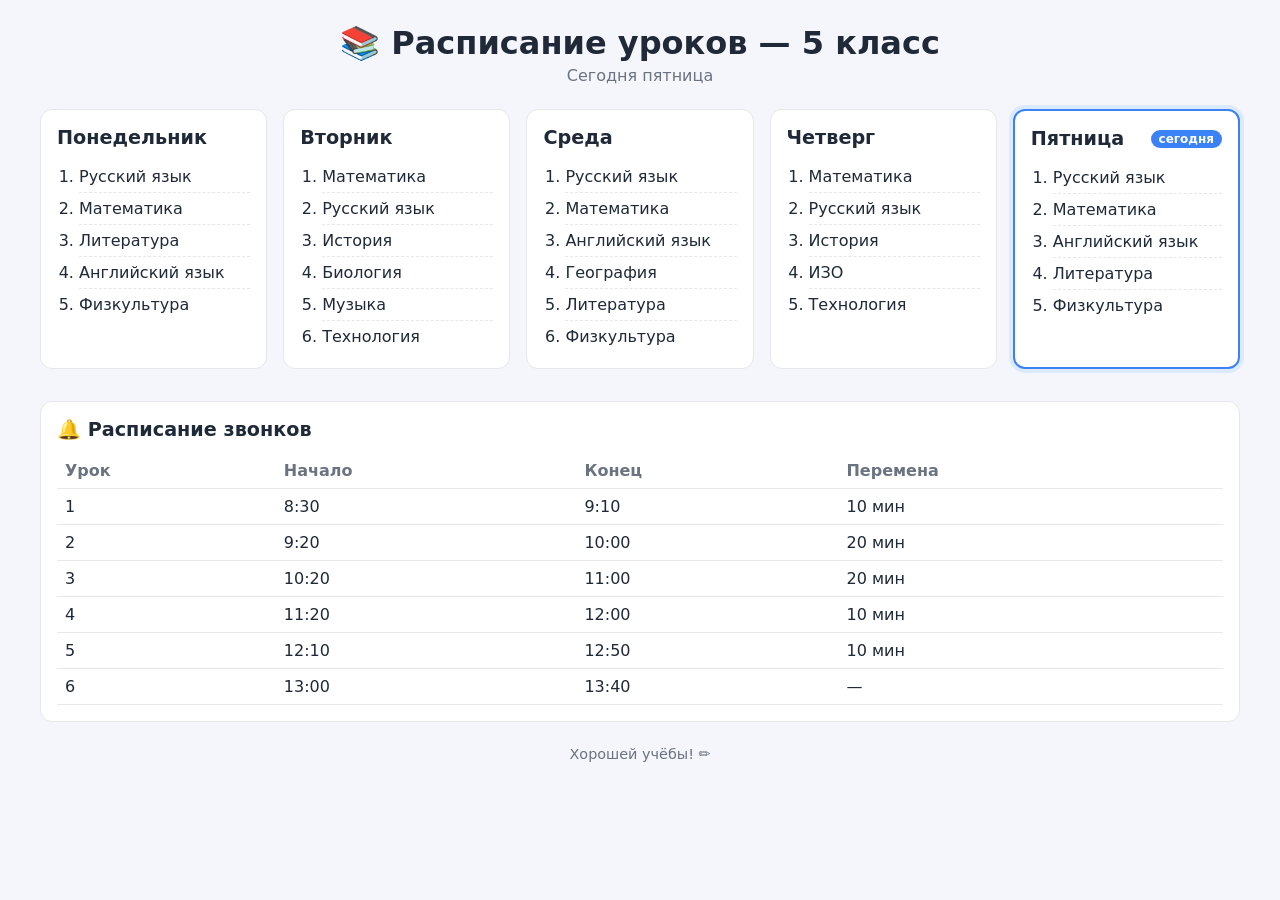
<file: schedule/index.html>
<!DOCTYPE html>
<html lang="ru">
<head>
  <meta charset="UTF-8">
  <meta name="viewport" content="width=device-width, initial-scale=1.0">
  <title>Расписание 5 класса</title>
  <style>
    :root {
      --bg: #f4f6fb;
      --card: #ffffff;
      --text: #1f2937;
      --muted: #6b7280;
      --accent: #3b82f6;
      --accent-soft: #dbeafe;
      --border: #e5e7eb;
    }
    @media (prefers-color-scheme: dark) {
      :root {
        --bg: #111827;
        --card: #1f2937;
        --text: #f3f4f6;
        --muted: #9ca3af;
        --accent: #60a5fa;
        --accent-soft: #1e3a5f;
        --border: #374151;
      }
    }
    * { box-sizing: border-box; }
    body {
      margin: 0;
      padding: 24px 16px;
      font-family: system-ui, -apple-system, "Segoe UI", Roboto, sans-serif;
      background: var(--bg);
      color: var(--text);
    }
    header {
      text-align: center;
      margin-bottom: 24px;
    }
    h1 { margin: 0 0 4px; font-size: 2rem; }
    header p { margin: 0; color: var(--muted); }

    .days {
      display: grid;
      grid-template-columns: repeat(auto-fit, minmax(220px, 1fr));
      gap: 16px;
      max-width: 1200px;
      margin: 0 auto;
    }
    .day {
      background: var(--card);
      border: 1px solid var(--border);
      border-radius: 12px;
      padding: 16px;
    }
    .day.today {
      border: 2px solid var(--accent);
      box-shadow: 0 0 0 4px var(--accent-soft);
    }
    .day h2 {
      margin: 0 0 12px;
      font-size: 1.2rem;
      display: flex;
      justify-content: space-between;
      align-items: center;
    }
    .badge {
      font-size: 0.75rem;
      background: var(--accent);
      color: #fff;
      padding: 2px 8px;
      border-radius: 999px;
    }
    ol {
      margin: 0;
      padding-left: 22px;
    }
    li {
      padding: 6px 0;
      border-bottom: 1px dashed var(--border);
    }
    li:last-child { border-bottom: none; }

    .bells {
      max-width: 1200px;
      margin: 32px auto 0;
      background: var(--card);
      border: 1px solid var(--border);
      border-radius: 12px;
      padding: 16px;
    }
    .bells h2 { margin: 0 0 12px; font-size: 1.2rem; }
    table { width: 100%; border-collapse: collapse; }
    th, td {
      padding: 8px;
      text-align: left;
      border-bottom: 1px solid var(--border);
    }
    th { color: var(--muted); font-weight: 600; }

    footer {
      text-align: center;
      color: var(--muted);
      margin-top: 24px;
      font-size: 0.9rem;
    }
  </style>
</head>
<body>
  <header>
    <h1>📚 Расписание уроков — 5 класс</h1>
    <p id="today-text"></p>
  </header>

  <main class="days">
    <section class="day" data-day="1">
      <h2>Понедельник</h2>
      <ol>
        <li>Русский язык</li>
        <li>Математика</li>
        <li>Литература</li>
        <li>Английский язык</li>
        <li>Физкультура</li>
      </ol>
    </section>

    <section class="day" data-day="2">
      <h2>Вторник</h2>
      <ol>
        <li>Математика</li>
        <li>Русский язык</li>
        <li>История</li>
        <li>Биология</li>
        <li>Музыка</li>
        <li>Технология</li>
      </ol>
    </section>

    <section class="day" data-day="3">
      <h2>Среда</h2>
      <ol>
        <li>Русский язык</li>
        <li>Математика</li>
        <li>Английский язык</li>
        <li>География</li>
        <li>Литература</li>
        <li>Физкультура</li>
      </ol>
    </section>

    <section class="day" data-day="4">
      <h2>Четверг</h2>
      <ol>
        <li>Математика</li>
        <li>Русский язык</li>
        <li>История</li>
        <li>ИЗО</li>
        <li>Технология</li>
      </ol>
    </section>

    <section class="day" data-day="5">
      <h2>Пятница</h2>
      <ol>
        <li>Русский язык</li>
        <li>Математика</li>
        <li>Английский язык</li>
        <li>Литература</li>
        <li>Физкультура</li>
      </ol>
    </section>
  </main>

  <section class="bells">
    <h2>🔔 Расписание звонков</h2>
    <table>
      <thead>
        <tr><th>Урок</th><th>Начало</th><th>Конец</th><th>Перемена</th></tr>
      </thead>
      <tbody>
        <tr><td>1</td><td>8:30</td><td>9:10</td><td>10 мин</td></tr>
        <tr><td>2</td><td>9:20</td><td>10:00</td><td>20 мин</td></tr>
        <tr><td>3</td><td>10:20</td><td>11:00</td><td>20 мин</td></tr>
        <tr><td>4</td><td>11:20</td><td>12:00</td><td>10 мин</td></tr>
        <tr><td>5</td><td>12:10</td><td>12:50</td><td>10 мин</td></tr>
        <tr><td>6</td><td>13:00</td><td>13:40</td><td>—</td></tr>
      </tbody>
    </table>
  </section>

  <footer>Хорошей учёбы! ✏️</footer>

  <script>
    // Подсвечиваем сегодняшний день
    const days = ["воскресенье", "понедельник", "вторник", "среда", "четверг", "пятница", "суббота"];
    const now = new Date();
    const dayNum = now.getDay();
    const todayCard = document.querySelector('.day[data-day="' + dayNum + '"]');

    if (todayCard) {
      todayCard.classList.add("today");
      todayCard.querySelector("h2").insertAdjacentHTML("beforeend", '<span class="badge">сегодня</span>');
      document.getElementById("today-text").textContent = "Сегодня " + days[dayNum];
    } else {
      document.getElementById("today-text").textContent = "Сегодня выходной — отдыхай! 🎉";
    }
  </script>
</body>
</html>
</file>
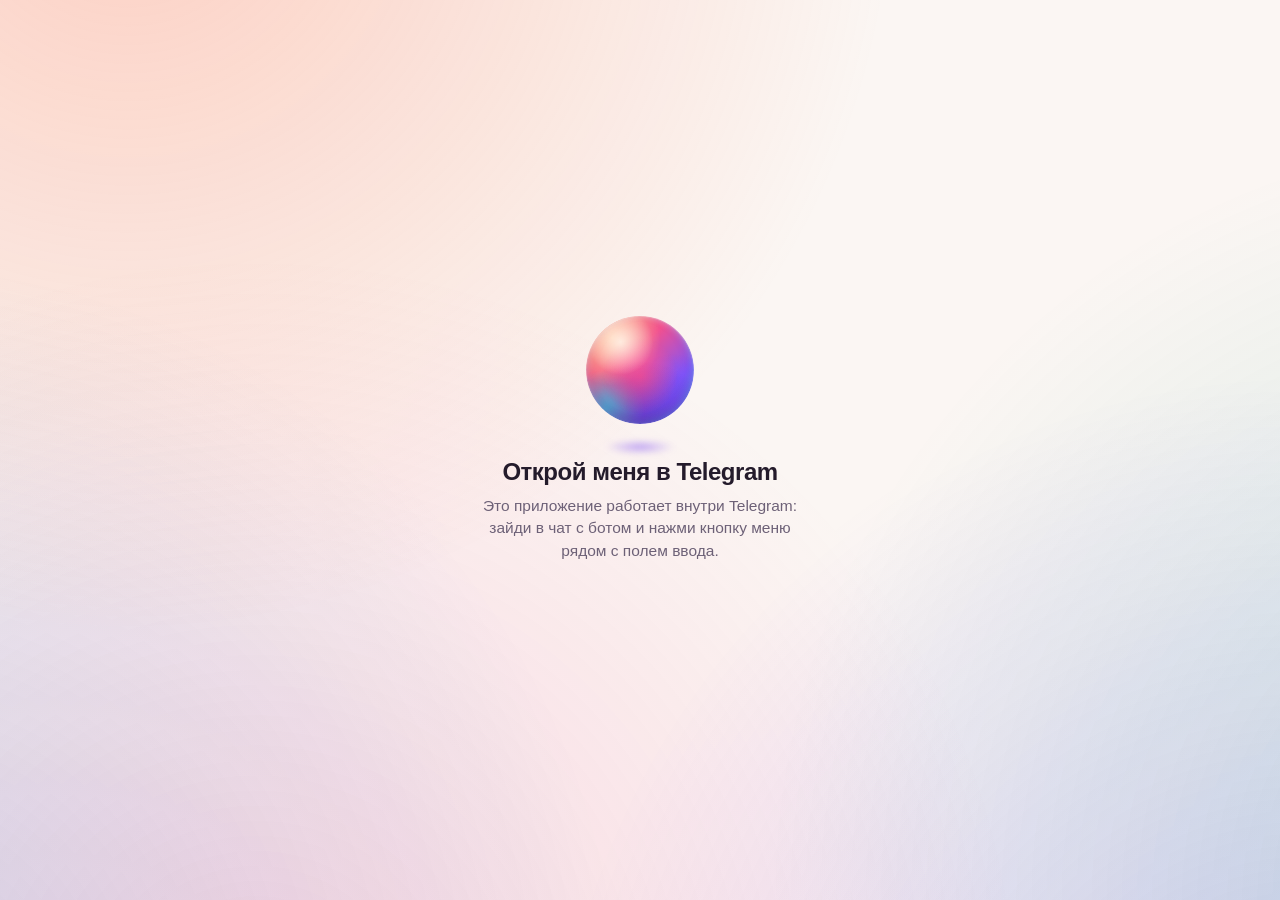
<file: webapp/index.html>
<!DOCTYPE html>
<html lang="ru" data-theme="dark">
<head>
  <meta charset="utf-8">
  <meta name="viewport" content="width=device-width, initial-scale=1, maximum-scale=1, user-scalable=no, viewport-fit=cover">
  <meta name="color-scheme" content="dark light">
  <meta name="robots" content="noindex, nofollow">
  <meta name="format-detection" content="telephone=no">
  <title>Эля</title>
  <link rel="icon" href="assets/icon.svg" type="image/svg+xml">
  <link rel="stylesheet" href="assets/styles.css">
  <!-- SDK Telegram должен загрузиться раньше остальных скриптов -->
  <script src="https://telegram.org/js/telegram-web-app.js"></script>
  <script src="assets/markdown.js" defer></script>
  <script src="assets/app.js" defer></script>
</head>
<body>
  <!-- Набор иконок -->
  <svg class="sprite" aria-hidden="true" focusable="false">
    <symbol id="i-send" viewBox="0 0 24 24"><path d="M12 19V5m0 0-6 6m6-6 6 6" fill="none" stroke="currentColor" stroke-width="2.4" stroke-linecap="round" stroke-linejoin="round"/></symbol>
    <symbol id="i-more" viewBox="0 0 24 24"><g fill="currentColor"><circle cx="5" cy="12" r="1.9"/><circle cx="12" cy="12" r="1.9"/><circle cx="19" cy="12" r="1.9"/></g></symbol>
    <symbol id="i-down" viewBox="0 0 24 24"><path d="M12 5v14m0 0 6-6m-6 6-6-6" fill="none" stroke="currentColor" stroke-width="2.2" stroke-linecap="round" stroke-linejoin="round"/></symbol>
    <symbol id="i-copy" viewBox="0 0 24 24"><g fill="none" stroke="currentColor" stroke-width="1.9" stroke-linecap="round" stroke-linejoin="round"><rect x="9" y="9" width="11" height="11" rx="3"/><path d="M15 9V7a3 3 0 0 0-3-3H7a3 3 0 0 0-3 3v5a3 3 0 0 0 3 3h2"/></g></symbol>
    <symbol id="i-check" viewBox="0 0 24 24"><path d="m5 12.5 4.5 4.5L19 7.5" fill="none" stroke="currentColor" stroke-width="2.3" stroke-linecap="round" stroke-linejoin="round"/></symbol>
    <symbol id="i-close" viewBox="0 0 24 24"><path d="M6 6l12 12M18 6 6 18" fill="none" stroke="currentColor" stroke-width="2.2" stroke-linecap="round"/></symbol>
    <symbol id="i-trash" viewBox="0 0 24 24"><g fill="none" stroke="currentColor" stroke-width="1.9" stroke-linecap="round" stroke-linejoin="round"><path d="M4.5 7h15M9.5 7V5.5A1.5 1.5 0 0 1 11 4h2a1.5 1.5 0 0 1 1.5 1.5V7M6.5 7l.8 11a2 2 0 0 0 2 1.9h5.4a2 2 0 0 0 2-1.9l.8-11M10 11v5M14 11v5"/></g></symbol>
    <symbol id="i-retry" viewBox="0 0 24 24"><g fill="none" stroke="currentColor" stroke-width="2" stroke-linecap="round" stroke-linejoin="round"><path d="M20 12a8 8 0 1 1-2.6-5.9"/><path d="M20 4v5h-5"/></g></symbol>
    <symbol id="i-alert" viewBox="0 0 24 24"><g fill="none" stroke="currentColor" stroke-width="2" stroke-linecap="round" stroke-linejoin="round"><circle cx="12" cy="12" r="9"/><path d="M12 7.5v5.5M12 16.4v.1"/></g></symbol>
    <symbol id="i-calendar" viewBox="0 0 24 24"><g fill="none" stroke="currentColor" stroke-width="1.9" stroke-linecap="round" stroke-linejoin="round"><rect x="3.5" y="5" width="17" height="15.5" rx="4"/><path d="M8 3v4M16 3v4M3.5 10.5h17M8.5 15l2.3 2.3 4.7-4.8"/></g></symbol>
    <symbol id="i-bulb" viewBox="0 0 24 24"><g fill="none" stroke="currentColor" stroke-width="1.9" stroke-linecap="round" stroke-linejoin="round"><path d="M9 17.5h6M10 21h4M12 3a6.5 6.5 0 0 0-4 11.6c.6.5 1 1.2 1 2v.9h6v-.9c0-.8.4-1.5 1-2A6.5 6.5 0 0 0 12 3Z"/></g></symbol>
    <symbol id="i-pen" viewBox="0 0 24 24"><g fill="none" stroke="currentColor" stroke-width="1.9" stroke-linecap="round" stroke-linejoin="round"><path d="M4 20h4.2L19.3 8.9a2.4 2.4 0 0 0 0-3.4l-.8-.8a2.4 2.4 0 0 0-3.4 0L4 15.8V20Z"/><path d="m13.5 6.5 4 4"/></g></symbol>
    <symbol id="i-chat" viewBox="0 0 24 24"><g fill="none" stroke="currentColor" stroke-width="1.9" stroke-linecap="round" stroke-linejoin="round"><path d="M20.5 11.5c0 4.1-3.8 7.5-8.5 7.5-1.1 0-2.2-.2-3.2-.5L4 20l1.3-3.6c-1.1-1.3-1.8-3-1.8-4.9C3.5 7.4 7.3 4 12 4s8.5 3.4 8.5 7.5Z"/><path d="M8.5 11.5h.01M12 11.5h.01M15.5 11.5h.01"/></g></symbol>
    <symbol id="i-bell" viewBox="0 0 24 24"><g fill="none" stroke="currentColor" stroke-width="1.9" stroke-linecap="round" stroke-linejoin="round"><path d="M6 16.5V11a6 6 0 1 1 12 0v5.5l1.5 2h-15L6 16.5Z"/><path d="M10 21a2.2 2.2 0 0 0 4 0"/></g></symbol>
    <symbol id="i-mic" viewBox="0 0 24 24"><g fill="none" stroke="currentColor" stroke-width="2" stroke-linecap="round" stroke-linejoin="round"><rect x="9" y="3" width="6" height="11.5" rx="3"/><path d="M5.5 11a6.5 6.5 0 0 0 13 0M12 17.5V21"/></g></symbol>
    <symbol id="i-video" viewBox="0 0 24 24"><g fill="none" stroke="currentColor" stroke-width="1.9" stroke-linecap="round" stroke-linejoin="round"><rect x="3" y="6" width="13" height="12" rx="3"/><path d="m16 10.5 5-3v9l-5-3"/></g></symbol>
    <symbol id="i-code" viewBox="0 0 24 24"><path d="m8.5 7.5-5 4.5 5 4.5M15.5 7.5l5 4.5-5 4.5M13.5 5l-3 14" fill="none" stroke="currentColor" stroke-width="1.9" stroke-linecap="round" stroke-linejoin="round"/></symbol>
    <symbol id="i-play" viewBox="0 0 24 24"><path d="M8.5 5.8v12.4a1 1 0 0 0 1.5.9l9.8-6.2a1 1 0 0 0 0-1.7L10 5a1 1 0 0 0-1.5.8Z" fill="currentColor"/></symbol>
    <symbol id="i-globe" viewBox="0 0 24 24"><g fill="none" stroke="currentColor" stroke-width="1.9" stroke-linecap="round" stroke-linejoin="round"><circle cx="12" cy="12" r="8.5"/><path d="M3.5 12h17M12 3.5c2.3 2.4 3.4 5.2 3.4 8.5s-1.1 6.1-3.4 8.5c-2.3-2.4-3.4-5.2-3.4-8.5s1.1-6.1 3.4-8.5Z"/></g></symbol>
    <symbol id="i-clip" viewBox="0 0 24 24"><path d="m20 11.5-7.8 7.8a5 5 0 0 1-7.1-7.1l8.5-8.5a3.3 3.3 0 0 1 4.7 4.7l-8.5 8.5a1.7 1.7 0 0 1-2.4-2.4l7.8-7.8" fill="none" stroke="currentColor" stroke-width="1.9" stroke-linecap="round" stroke-linejoin="round"/></symbol>
    <symbol id="i-back" viewBox="0 0 24 24"><path d="M15 5l-7 7 7 7" fill="none" stroke="currentColor" stroke-width="2.3" stroke-linecap="round" stroke-linejoin="round"/></symbol>
    <symbol id="i-chevron" viewBox="0 0 24 24"><path d="M9 5l7 7-7 7" fill="none" stroke="currentColor" stroke-width="2.2" stroke-linecap="round" stroke-linejoin="round"/></symbol>
    <symbol id="i-plus" viewBox="0 0 24 24"><path d="M12 5v14M5 12h14" fill="none" stroke="currentColor" stroke-width="2.4" stroke-linecap="round"/></symbol>
    <symbol id="i-sun" viewBox="0 0 24 24"><g fill="none" stroke="currentColor" stroke-width="1.9" stroke-linecap="round"><circle cx="12" cy="12" r="4.2"/><path d="M12 2.8v2M12 19.2v2M2.8 12h2M19.2 12h2M5.5 5.5l1.4 1.4M17.1 17.1l1.4 1.4M5.5 18.5l1.4-1.4M17.1 6.9l1.4-1.4"/></g></symbol>
    <symbol id="i-moon" viewBox="0 0 24 24"><path d="M20 14.5A8.5 8.5 0 0 1 9.5 4a8.5 8.5 0 1 0 10.5 10.5Z" fill="none" stroke="currentColor" stroke-width="1.9" stroke-linejoin="round"/></symbol>
    <symbol id="i-menu" viewBox="0 0 24 24"><path d="M4.5 8h15M4.5 16h9" fill="none" stroke="currentColor" stroke-width="2.2" stroke-linecap="round"/></symbol>
    <symbol id="i-image" viewBox="0 0 24 24"><g fill="none" stroke="currentColor" stroke-width="1.9" stroke-linecap="round" stroke-linejoin="round"><rect x="3.5" y="4.5" width="17" height="15" rx="4"/><circle cx="9" cy="9.7" r="1.6"/><path d="m4 17.5 4.6-4.6a1.6 1.6 0 0 1 2.3 0L16 18M13.5 15.5l1.8-1.8a1.6 1.6 0 0 1 2.3 0l2.7 2.7"/></g></symbol>
    <symbol id="i-spark" viewBox="0 0 24 24"><g fill="none" stroke="currentColor" stroke-width="1.9" stroke-linecap="round" stroke-linejoin="round"><path d="M12 3.5c.6 3.9 2.6 5.9 6.5 6.5-3.9.6-5.9 2.6-6.5 6.5-.6-3.9-2.6-5.9-6.5-6.5 3.9-.6 5.9-2.6 6.5-6.5Z"/><path d="M18.5 15.5c.3 1.6 1.1 2.4 2.5 2.7-1.4.3-2.2 1.1-2.5 2.6-.3-1.5-1.1-2.3-2.5-2.6 1.4-.3 2.2-1.1 2.5-2.7Z"/></g></symbol>
    <symbol id="i-sliders" viewBox="0 0 24 24"><g fill="none" stroke="currentColor" stroke-width="1.9" stroke-linecap="round"><path d="M4 7.5h9M17.5 7.5H20M4 16.5h2.5M11 16.5h9"/><circle cx="15.2" cy="7.5" r="2.2"/><circle cx="8.8" cy="16.5" r="2.2"/></g></symbol>
    <symbol id="i-compose" viewBox="0 0 24 24"><g fill="none" stroke="currentColor" stroke-width="2" stroke-linecap="round" stroke-linejoin="round"><path d="M11 4.5H7.5a3 3 0 0 0-3 3v9a3 3 0 0 0 3 3h9a3 3 0 0 0 3-3V13"/><path d="M9.5 14.5v-2.2l8.2-8.2a1.6 1.6 0 0 1 2.2 2.2l-8.2 8.2H9.5Z"/></g></symbol>
    <symbol id="i-auto" viewBox="0 0 24 24"><g fill="none" stroke="currentColor" stroke-width="1.9"><circle cx="12" cy="12" r="8.5"/></g><path d="M12 3.5a8.5 8.5 0 0 1 0 17Z" fill="currentColor"/></symbol>
  </svg>

  <div class="backdrop-art" aria-hidden="true">
    <span class="glow glow--a"></span>
    <span class="glow glow--b"></span>
    <span class="glow glow--c"></span>
    <span class="glow glow--d"></span>
    <span class="glow glow--e"></span>
    <span class="glow glow--think"></span>
  </div>

  <div class="app" id="app" hidden>
    <header class="topbar" id="topbar">
      <button class="icon-btn ripple topbar__drawer" id="drawer-btn" type="button" aria-label="Меню" aria-haspopup="dialog" aria-controls="drawer">
        <svg><use href="#i-menu"/></svg>
      </button>
      <div class="orb orb--sm" id="avatar" aria-hidden="true"><span class="orb__body"><span class="orb__blob orb__blob--a"></span><span class="orb__blob orb__blob--b"></span><span class="orb__blob orb__blob--c"></span><span class="orb__gloss"></span></span><span class="orb__letter">Э</span></div>
      <div class="topbar__text">
        <div class="topbar__name-row"><span class="topbar__name" id="assistant-name">Эля</span><span class="topbar__project" id="topbar-project" hidden></span></div>
        <div class="status" id="status" data-state="online">
          <span class="status__dot"></span>
          <span class="status__label" id="status-label">на связи</span>
        </div>
      </div>
      <button class="icon-btn ripple" id="new-chat-btn" type="button" aria-label="Новый чат" title="Новый чат">
        <svg><use href="#i-compose"/></svg>
      </button>
      <button class="icon-btn ripple" id="bell-btn" type="button" aria-label="Напоминания">
        <svg><use href="#i-bell"/></svg>
        <span class="bell-badge" id="bell-badge" hidden></span>
      </button>
      <button class="icon-btn ripple" id="menu-btn" type="button" aria-label="Настройки" aria-haspopup="dialog">
        <svg><use href="#i-more"/></svg>
      </button>
    </header>

    <div class="about-bar">
      <button class="about-pill ripple" id="about-btn" type="button" aria-haspopup="dialog">
        <svg><use href="#i-spark"/></svg><span>Как я устроена?</span>
      </button>
    </div>

    <main class="chat" id="chat">
      <div class="chat__inner">
        <section class="welcome" id="welcome" hidden>
          <div class="orb orb--hero" id="hero-orb" aria-hidden="true"><span class="orb__ring"></span><span class="orb__ring orb__ring--late"></span><span class="orb__body"><span class="orb__blob orb__blob--a"></span><span class="orb__blob orb__blob--b"></span><span class="orb__blob orb__blob--c"></span><span class="orb__gloss"></span></span></div>
          <h1 class="welcome__title" id="welcome-title">Привет!</h1>
          <p class="welcome__text">Я <b id="welcome-name">Эля</b>, твой ИИ-ассистент. Спроси о чём угодно или выбери, с чего начнём.</p>
          <div class="suggestions" id="suggestions">
            <button class="suggestion ripple" type="button" data-prompt="Помоги спланировать мой день. Сначала спроси, какие у меня дела и сколько на них времени.">
              <span class="suggestion__icon"><svg><use href="#i-calendar"/></svg></span>
              <span class="suggestion__title">Спланировать день</span>
              <span class="suggestion__text">Разложу дела по времени</span>
            </button>
            <button class="suggestion ripple" type="button" data-prompt="Хочу разобраться в одной теме. Спроси, в какой именно, и объясни простыми словами с примерами.">
              <span class="suggestion__icon"><svg><use href="#i-bulb"/></svg></span>
              <span class="suggestion__title">Объяснить сложное</span>
              <span class="suggestion__text">Простыми словами, с примерами</span>
            </button>
            <button class="suggestion ripple" type="button" data-prompt="Помоги написать текст. Спроси, для кого он, о чём и в каком тоне.">
              <span class="suggestion__icon"><svg><use href="#i-pen"/></svg></span>
              <span class="suggestion__title">Написать текст</span>
              <span class="suggestion__text">Сообщение, пост или письмо</span>
            </button>
            <button class="suggestion ripple" type="button" data-prompt="Давай просто поболтаем. Спроси, как прошёл мой день.">
              <span class="suggestion__icon"><svg><use href="#i-chat"/></svg></span>
              <span class="suggestion__title">Просто поболтать</span>
              <span class="suggestion__text">Выслушаю и поддержу беседу</span>
            </button>
          </div>
        </section>

        <div class="messages" id="messages" role="log" aria-live="polite" aria-label="Диалог"></div>
      </div>
    </main>

    <button class="scroll-down ripple" id="scroll-down" type="button" aria-label="К последним сообщениям" tabindex="-1">
      <svg><use href="#i-down"/></svg>
    </button>

    <footer class="composer">
      <div class="video-bar" id="video-bar" hidden>
        <span class="video-bar__icon" aria-hidden="true">🎬</span>
        <span class="video-bar__text" id="video-bar-text">Монтаж</span>
        <button class="video-bar__done ripple" id="video-done" type="button">Готово</button>
      </div>
      <div class="docs-bar" id="docs-bar" hidden>
        <span class="docs-bar__label">Документы:</span>
        <div class="docs-bar__list" id="docs-list" role="list" aria-label="Документы в разговоре"></div>
      </div>
      <div class="attachment" id="attachment" hidden>
        <img class="attachment__img" id="attachment-img" alt="Выбранное фото">
        <div class="attachment__file" id="attachment-file" hidden>
          <span class="attachment__icon" id="attachment-icon" aria-hidden="true">🎬</span>
          <span class="attachment__meta"><span class="attachment__name" id="attachment-name"></span><span class="attachment__size" id="attachment-size"></span></span>
        </div>
        <button class="attachment__remove ripple" id="attachment-remove" type="button" aria-label="Убрать вложение"><svg><use href="#i-close"/></svg></button>
      </div>
      <div class="composer__box" id="composer-box">
        <span class="composer__glow" aria-hidden="true"></span>
        <button class="attach-btn ripple" id="attach" type="button" aria-label="Прикрепить фото, видео или документ"><svg><use href="#i-clip"/></svg></button>
        <button class="search-btn ripple" id="search-toggle" type="button" aria-label="Искать в интернете" aria-pressed="false" title="Искать в интернете"><svg><use href="#i-globe"/></svg></button>
        <input class="visually-hidden" id="file-input" type="file" accept="image/*" tabindex="-1" aria-hidden="true">
        <textarea class="composer__input" id="input" rows="1" maxlength="4000"
                  placeholder="Напиши сообщение…" aria-label="Сообщение" autocomplete="off"></textarea>
        <span class="composer__counter" id="counter" hidden></span>
        <div class="recorder" id="recorder" hidden>
          <button class="recorder__cancel ripple" id="rec-cancel" type="button" aria-label="Отменить запись"><svg><use href="#i-close"/></svg></button>
          <span class="recorder__dot" aria-hidden="true"></span>
          <span class="recorder__time" id="rec-time">0:00</span>
          <span class="recorder__wave" aria-hidden="true"><span></span><span></span><span></span><span></span><span></span></span>
          <span class="recorder__hint" id="rec-hint">➤ — отправить</span>
        </div>
        <button class="mic-btn ripple" id="mic" type="button" aria-label="Записать голосовое"><svg><use href="#i-mic"/></svg></button>
        <button class="send-btn ripple" id="send" type="button" aria-label="Отправить" disabled>
          <span class="send-btn__spinner" aria-hidden="true"></span>
          <svg><use href="#i-send"/></svg>
        </button>
      </div>
      <p class="composer__hint" id="hint">Эля — ИИ и может ошибаться. Важное лучше перепроверить.</p>
    </footer>
  </div>

  <div class="sheet-backdrop" id="sheet-backdrop" hidden></div>
  <section class="sheet" id="sheet" role="dialog" aria-modal="true" aria-labelledby="sheet-title" hidden>
    <div class="sheet__grip" id="sheet-grip" aria-hidden="true"></div>
    <header class="sheet__head" id="sheet-head">
      <button class="icon-btn icon-btn--soft ripple sheet__back" id="sheet-back" type="button" aria-label="Назад к настройкам" hidden><svg><use href="#i-back"/></svg></button>
      <h2 class="sheet__title" id="sheet-title">Настройки</h2>
      <button class="icon-btn icon-btn--soft ripple" id="sheet-close" type="button" aria-label="Закрыть">
        <svg><use href="#i-close"/></svg>
      </button>
    </header>

    <div class="sheet__body" id="sheet-body">
      <section class="block">
        <h3 class="block__title">Оформление</h3>
        <div class="segmented" id="theme-control" role="radiogroup" aria-label="Тема">
          <span class="segmented__thumb" aria-hidden="true"></span>
          <button class="segmented__item" type="button" role="radio" data-value="auto"><svg><use href="#i-auto"/></svg><span>Как в Telegram</span></button>
          <button class="segmented__item" type="button" role="radio" data-value="light"><svg><use href="#i-sun"/></svg><span>Светлая</span></button>
          <button class="segmented__item" type="button" role="radio" data-value="dark"><svg><use href="#i-moon"/></svg><span>Тёмная</span></button>
        </div>
      </section>

      <section class="block" id="code-block" hidden>
        <h3 class="block__title">Режим</h3>
        <div class="memory">
          <button class="switch-row ripple" id="code-toggle" type="button" role="switch" aria-checked="false">
            <span class="switch-row__text">
              <span class="switch-row__title">Режим кода</span>
              <span class="switch-row__sub" id="code-sub">Выключен</span>
            </span>
            <span class="switch" aria-hidden="true"><span class="switch__knob"></span></span>
          </button>
        </div>
        <p class="block__note">В режиме кода Эля отвечает как программист: пишет и объясняет код, ищет ошибки, делает ревью. Код можно вставить прямо в сообщение. Режим общий с чатом, где он включается командой /code.</p>
      </section>

      <section class="block" id="instructions-block">
        <h3 class="block__title">Инструкции</h3>
        <button class="nav-row ripple" id="open-instructions" type="button">
          <span class="nav-row__icon" aria-hidden="true">✍️</span>
          <span class="nav-row__text">
            <span class="nav-row__title">Инструкции для Эли</span>
            <span class="nav-row__sub" id="instructions-summary">Не заданы</span>
          </span>
          <svg class="nav-row__chevron" aria-hidden="true"><use href="#i-chevron"/></svg>
        </button>
        <p class="block__note">Один раз напиши, что Эле знать о тебе и как отвечать, — и не повторяй это в каждом разговоре.</p>
      </section>

      <section class="block">
        <h3 class="block__title">Стиль общения</h3>
        <div class="options" id="style-list" role="radiogroup" aria-label="Стиль общения"></div>
        <p class="block__note">Эля начнёт общаться по-новому со следующего ответа — и здесь, и в чате с ботом.</p>
      </section>

      <section class="block">
        <h3 class="block__title">Полнота ответа</h3>
        <div class="segmented" id="verbosity-control" role="radiogroup" aria-label="Полнота ответа">
          <span class="segmented__thumb" aria-hidden="true"></span>
        </div>
        <p class="block__note" id="verbosity-note"></p>
      </section>

      <section class="block" id="reminders-block">
        <h3 class="block__title">Напоминания</h3>
        <div class="card">
          <ul class="facts" id="reminders-list" aria-label="Напоминания"></ul>
          <p class="memory__empty" id="reminders-empty" hidden>Пока нет напоминаний. Напиши Эле «напомни завтра в 9 позвонить маме» или добавь ниже.</p>
          <form class="reminder-form" id="reminder-form" autocomplete="off" novalidate>
            <input class="fact-form__input reminder-form__text" id="reminder-text" type="text" maxlength="300"
                   placeholder="Что напомнить" aria-label="Что напомнить" enterkeyhint="done">
            <div class="reminder-form__row">
              <input class="reminder-form__when" id="reminder-when" type="datetime-local" aria-label="Когда">
              <select class="reminder-form__repeat" id="reminder-repeat" aria-label="Повтор">
                <option value="none">Один раз</option>
                <option value="daily">Каждый день</option>
                <option value="weekdays">По будням</option>
                <option value="weekly">Каждую неделю</option>
                <option value="monthly">Каждый месяц</option>
              </select>
              <button class="fact-form__btn ripple" id="reminder-add" type="submit" aria-label="Добавить напоминание" disabled><svg><use href="#i-plus"/></svg></button>
            </div>
          </form>
        </div>
        <p class="block__note" id="tz-note">Эля пришлёт напоминание сообщением в Telegram. Часовой пояс определяется по телефону.</p>
      </section>

      <section class="block" id="memory-block">
        <h3 class="block__title">Память</h3>
        <div class="memory">
          <button class="switch-row ripple" id="memory-toggle" type="button" role="switch" aria-checked="false">
            <span class="switch-row__text">
              <span class="switch-row__title">Запоминать о тебе</span>
              <span class="switch-row__sub" id="memory-sub">Выключено</span>
            </span>
            <span class="switch" aria-hidden="true"><span class="switch__knob"></span></span>
          </button>
          <div class="memory__body" id="memory-body">
            <ul class="facts" id="facts" aria-label="Что помнит Эля"></ul>
            <p class="memory__empty" id="facts-empty" hidden></p>
            <form class="fact-form" id="fact-form" autocomplete="off">
              <input class="fact-form__input" id="fact-input" type="text" maxlength="200" enterkeyhint="done"
                     placeholder="Добавить: например, «Люблю чай»" aria-label="Новый факт">
              <button class="fact-form__btn ripple" id="fact-add" type="submit" aria-label="Добавить" disabled><svg><use href="#i-plus"/></svg></button>
            </form>
            <button class="row-btn row-btn--danger ripple" id="facts-clear" type="button" hidden>
              <svg><use href="#i-trash"/></svg>
              <span id="facts-clear-label">Забыть всё</span>
            </button>
          </div>
        </div>
        <p class="block__note">Эля запоминает важное из разговоров: имя, близких, вкусы, планы. Пароли и номера карт — никогда. Всё можно посмотреть и удалить. Память общая для чата с ботом и приложения.</p>
      </section>

      <section class="block">
        <h3 class="block__title">Модель</h3>
        <div class="options" id="model-list" role="radiogroup" aria-label="Модель"></div>
        <p class="block__note">Если выбранная модель недоступна или исчерпала лимит, ответит следующая по списку.</p>
      </section>

      <section class="block">
        <h3 class="block__title">Запросы к ИИ сегодня</h3>
        <div class="usage">
          <div class="usage__row">
            <span class="usage__value" id="usage-value">0</span>
            <span class="usage__limit" id="usage-limit"></span>
          </div>
          <div class="usage__bar" id="usage-bar"><span id="usage-fill"></span></div>
          <p class="block__note">Счётчик общий для чата с ботом и приложения. Обновляется в 00:00 UTC.</p>
        </div>
      </section>

      <section class="block" id="github-block" hidden>
        <h3 class="block__title">GitHub</h3>
        <div class="card github">
          <p class="github__status" id="github-status">Не подключён</p>
          <div class="github__connect" id="github-connect">
            <input class="fact-form__input" id="github-token" type="password" autocomplete="off" spellcheck="false"
                   placeholder="Токен: ghp_… или github_pat_…" aria-label="Токен GitHub">
            <button class="btn btn--primary ripple" id="github-connect-btn" type="button">Подключить</button>
          </div>
          <div class="github__repo" id="github-repo" hidden>
            <div class="github__repos" id="github-repos"></div>
            <div class="github__new">
              <input class="fact-form__input" id="github-new-name" type="text" autocomplete="off" spellcheck="false"
                     placeholder="Новый репозиторий: my-telegram-bot" aria-label="Имя нового репозитория">
              <button class="btn btn--ghost ripple" id="github-create" type="button">Создать</button>
            </div>
            <button class="row-btn row-btn--danger ripple" id="github-disconnect" type="button">
              <svg><use href="#i-close"/></svg><span>Отключить GitHub</span>
            </button>
          </div>
        </div>
        <p class="block__note" id="github-note">Эля отправит написанный код в твой репозиторий одним коммитом — кнопкой под ответом. Токен: <a href="https://github.com/settings/tokens/new?scopes=repo&amp;description=Elya" target="_blank" rel="noopener">classic со scope repo</a> или fine-grained с правами Contents (и Administration — чтобы создавать репозитории). Он хранится на сервере зашифрованным.</p>
      </section>

      <section class="block">
        <h3 class="block__title">Этот чат</h3>
        <div class="danger" id="clear-box">
          <button class="row-btn row-btn--danger ripple" id="clear-btn" type="button">
            <svg><use href="#i-trash"/></svg>
            <span>Очистить этот чат</span>
          </button>
          <div class="confirm" id="clear-confirm" hidden>
            <p>Удалить переписку и файлы этого чата? Другие чаты останутся. Вернуть её не получится.</p>
            <div class="confirm__actions">
              <button class="btn btn--ghost ripple" id="clear-cancel" type="button">Отмена</button>
              <button class="btn btn--danger ripple" id="clear-yes" type="button">Удалить</button>
            </div>
          </div>
        </div>
      </section>

      <section class="block block--about">
        <h3 class="block__title">О приватности</h3>
        <p class="block__note" id="privacy-text"></p>
      </section>

      <p class="app-version" aria-label="Версия приложения">
        <span class="app-version__name">elya.ai</span>
        <span class="app-version__num">версия 1.01</span>
      </p>
    </div>
      <div class="sheet__body sheet__page" id="instructions-page" hidden>
      <div class="memory instr-switch">
        <button class="switch-row ripple" id="instructions-toggle" type="button" role="switch" aria-checked="true">
          <span class="switch-row__text">
            <span class="switch-row__title">Использовать инструкции</span>
            <span class="switch-row__sub" id="instructions-status">В новых ответах — здесь и в чате с ботом</span>
          </span>
          <span class="switch" aria-hidden="true"><span class="switch__knob"></span></span>
        </button>
      </div>

      <section class="block">
        <label class="block__title" for="instr-about">Что Эле знать о тебе?</label>
        <div class="field">
          <textarea class="field__input" id="instr-about" rows="5" maxlength="1500"
                    placeholder="Например: меня зовут Аня, я учусь на втором курсе медицинского, живу в Казани. Готовлюсь к сессии и много работаю с конспектами."></textarea>
          <span class="field__count" id="instr-about-count">0 / 1500</span>
        </div>
        <div class="chips" data-target="instr-about"><button class="chip ripple" type="button" data-insert="Меня зовут … Мне … лет.">👤 Кто я</button><button class="chip ripple" type="button" data-insert="Я учусь / работаю: …">🎓 Учёба / работа</button><button class="chip ripple" type="button" data-insert="Сейчас моя главная цель — …">🎯 Мои цели</button><button class="chip ripple" type="button" data-insert="Я увлекаюсь …">❤️ Увлечения</button></div>
      </section>

      <section class="block">
        <label class="block__title" for="instr-style">Как Эле отвечать?</label>
        <div class="field">
          <textarea class="field__input" id="instr-style" rows="5" maxlength="1500"
                    placeholder="Например: отвечай коротко и по делу, объясняй на примерах из медицины, а в конце предлагай, что сделать дальше."></textarea>
          <span class="field__count" id="instr-style-count">0 / 1500</span>
        </div>
        <div class="chips" data-target="instr-style"><button class="chip ripple" type="button" data-insert="Отвечай коротко и по делу, без вступлений.">✂️ Без воды</button><button class="chip ripple" type="button" data-insert="Объясняй на простых примерах.">🧩 С примерами</button><button class="chip ripple" type="button" data-insert="Объясняй так, будто я новичок в теме.">🐣 Как новичку</button><button class="chip ripple" type="button" data-insert="Где можно — оформляй ответ списком.">📋 Списками</button><button class="chip ripple" type="button" data-insert="В конце предлагай, что сделать дальше.">➡️ Следующий шаг</button></div>
      </section>

      <p class="block__note">Инструкции добавляются к каждому разговору, но правила безопасности Эли важнее них. Не пиши сюда пароли и номера карт.</p>

      <div class="instr-actions">
        <button class="btn btn--primary ripple instr-save" id="instr-save" type="button" disabled>Сохранить</button>
      </div>
    </div>
    <div class="sheet__body sheet__page project-page" id="project-page" hidden>
      <section class="block">
        <h3 class="block__title">Значок и название</h3>
        <div class="emoji-row" id="project-emojis" role="radiogroup" aria-label="Значок проекта"></div>
        <div class="field">
          <input class="field__input field__input--line" id="project-name" type="text" maxlength="40"
                 placeholder="Например: Английский" aria-label="Название проекта" enterkeyhint="done">
        </div>
      </section>

      <section class="block">
        <label class="block__title" for="project-instructions">Инструкции проекта</label>
        <div class="field">
          <textarea class="field__input" id="project-instructions" rows="5" maxlength="3000"
                    placeholder="Например: я готовлюсь к ЕГЭ по биологии. Объясняй по шагам и проверяй меня вопросами."></textarea>
          <span class="field__count" id="project-instructions-count">0 / 3000</span>
        </div>
        <p class="block__note">Эля учитывает их во всех чатах этого проекта — вдобавок к общим инструкциям.</p>
      </section>

      <section class="block" id="project-code-block">
        <div class="memory">
          <button class="switch-row ripple" id="project-code" type="button" role="switch" aria-checked="false">
            <span class="switch-row__text">
              <span class="switch-row__title">Режим кода</span>
              <span class="switch-row__sub">Во всех чатах проекта Эля отвечает как программист</span>
            </span>
            <span class="switch" aria-hidden="true"><span class="switch__knob"></span></span>
          </button>
        </div>
      </section>

      <section class="block" id="project-files-block">
        <h3 class="block__title">Файлы проекта</h3>
        <div class="card">
          <ul class="facts" id="project-files" aria-label="Файлы проекта"></ul>
          <p class="memory__empty" id="project-files-empty">Файлов пока нет. Учебник, конспект или таблица отсюда видны во всех чатах проекта.</p>
          <button class="row-btn ripple" id="project-file-add" type="button">
            <svg><use href="#i-clip"/></svg><span>Добавить файл</span>
          </button>
          <input class="visually-hidden" id="project-file-input" type="file" tabindex="-1" aria-hidden="true"
                 accept=".pdf,.docx,.xlsx,.xlsm,.csv,.txt,.md,application/pdf">
        </div>
        <p class="block__note">PDF, Word, Excel, CSV или текст до 20 МБ. Файл, прикреплённый в самом чате, виден только в нём.</p>
      </section>

      <section class="block" id="project-delete-block">
        <div class="danger">
          <button class="row-btn row-btn--danger ripple" id="project-delete" type="button">
            <svg><use href="#i-trash"/></svg><span>Удалить проект</span>
          </button>
          <div class="confirm" id="project-delete-confirm" hidden>
            <p>Удалить проект и его файлы? Чаты не пропадут — они перейдут в «Без проекта».</p>
            <div class="confirm__actions">
              <button class="btn btn--ghost ripple" id="project-delete-cancel" type="button">Отмена</button>
              <button class="btn btn--danger ripple" id="project-delete-yes" type="button">Удалить</button>
            </div>
          </div>
        </div>
      </section>

      <div class="instr-actions">
        <button class="btn btn--primary ripple instr-save" id="project-save" type="button">Сохранить</button>
      </div>
    </div>
    <div class="sheet__body sheet__page about" id="about-page" hidden>
      <div class="about__hero">
        <div class="about__lines" id="about-lines">…</div>
        <div class="about__lines-label" id="about-lines-label">строк кода</div>
      </div>

      <section class="block">
        <h3 class="block__title">Как я отвечаю</h3>
        <p class="about__text">Твоё сообщение я отправляю нейросети. Их у меня несколько, все бесплатные: Gemini, GitHub Models, Groq, OpenRouter и другие. Если одна занята или упёрлась в лимит, сразу спрашиваю следующую, поэтому отвечаю почти всегда.</p>
      </section>

      <section class="block">
        <h3 class="block__title">Что я умею</h3>
        <ul class="about__list">
          <li>💬 Болтать и отвечать на вопросы — здесь и в чате с ботом</li>
          <li>📷 Смотреть фото и решать задания с них</li>
          <li>🎤 Понимать голосовые</li>
          <li>🌐 Искать в интернете со ссылками на источники</li>
          <li>🎨 Рисовать картинки</li>
          <li>🎬 Монтировать видео</li>
          <li>👩‍💻 Писать и разбирать код</li>
          <li>📚 Делать конспекты лекций и презентации</li>
          <li>⏰ Напоминать о делах</li>
        </ul>
      </section>

      <section class="block">
        <h3 class="block__title">Что я помню</h3>
        <p class="about__text">Помню нашу переписку, а если включена память, то и важное о тебе: имя, планы, вкусы. Всё это видно в настройках, и любой факт можно удалить.</p>
      </section>

      <section class="block">
        <h3 class="block__title">Из чего я сделана</h3>
        <p class="about__text">Бот написан на Python (aiogram), данные хранятся в SQLite. Это приложение — обычная веб-страница на HTML, CSS и JavaScript, которая открывается прямо в Telegram.</p>
      </section>

      <a class="about__author ripple" id="about-author" href="https://t.me/modespeed" target="_blank" rel="noopener">
        <span class="about__author-label">Создатель</span>
        <span class="about__author-name">@modespeed</span>
      </a>
    </div>
  </section>

  <!-- Боковая шторка: быстрые действия, недавние сообщения, новый чат -->
  <div class="drawer-backdrop" id="drawer-backdrop" hidden></div>
  <nav class="drawer" id="drawer" role="dialog" aria-modal="true" aria-label="Меню" hidden>
    <header class="drawer__head">
      <div class="orb orb--sm" aria-hidden="true"><span class="orb__body"><span class="orb__blob orb__blob--a"></span><span class="orb__blob orb__blob--b"></span><span class="orb__blob orb__blob--c"></span><span class="orb__gloss"></span></span><span class="orb__letter">Э</span></div>
      <div class="drawer__title" id="drawer-title">Эля</div>
      <button class="icon-btn icon-btn--soft ripple" id="drawer-close" type="button" aria-label="Закрыть меню"><svg><use href="#i-close"/></svg></button>
    </header>

    <div class="drawer__scroll" id="drawer-scroll">
      <div class="drawer__nav">
        <button class="drawer-item ripple" type="button" data-drawer="draw" id="drawer-draw" hidden>
          <svg><use href="#i-image"/></svg><span class="drawer-item__label">Нарисовать картинку</span>
        </button>
        <button class="drawer-item ripple" type="button" data-drawer="video" id="drawer-video" hidden>
          <svg><use href="#i-video"/></svg><span class="drawer-item__label">Монтаж видео</span>
          <span class="drawer-item__meta" id="drawer-video-meta"></span>
        </button>
        <button class="drawer-item ripple" type="button" data-drawer="code" id="drawer-code" hidden>
          <svg><use href="#i-code"/></svg><span class="drawer-item__label">Режим кода</span>
          <span class="drawer-item__meta" id="drawer-code-meta"></span>
        </button>
        <button class="drawer-item ripple" type="button" data-drawer="reminders">
          <svg><use href="#i-bell"/></svg><span class="drawer-item__label">Напоминания</span>
          <span class="drawer-item__meta" id="drawer-reminders"></span>
        </button>
        <button class="drawer-item ripple" type="button" data-drawer="memory">
          <svg><use href="#i-spark"/></svg><span class="drawer-item__label">Память</span>
          <span class="drawer-item__meta" id="drawer-memory"></span>
        </button>
        <button class="drawer-item ripple" type="button" data-drawer="instructions" id="drawer-instructions">
          <svg><use href="#i-pen"/></svg><span class="drawer-item__label">Инструкции</span>
          <span class="drawer-item__meta" id="drawer-instructions-meta"></span>
        </button>
        <button class="drawer-item ripple" type="button" data-drawer="settings">
          <svg><use href="#i-sliders"/></svg><span class="drawer-item__label">Настройки</span>
        </button>
      </div>

      <div class="drawer__sep" aria-hidden="true"></div>

      <div class="drawer__head-row">
        <h3 class="drawer__label">Проекты</h3>
        <button class="drawer__link ripple" id="project-settings" type="button" hidden>⚙️ Настроить</button>
      </div>
      <div class="project-chips" id="project-chips" role="tablist" aria-label="Проекты"></div>

      <h3 class="drawer__label" id="chats-label">Чаты</h3>
      <ul class="chat-list" id="chat-list" aria-label="Чаты"></ul>
      <p class="drawer__empty" id="drawer-empty" hidden>Здесь появятся твои чаты. Нажми «Новый чат», чтобы начать разговор с чистого листа.</p>
    </div>

    <footer class="drawer__foot">
      <button class="drawer__new ripple" id="drawer-new" type="button"><svg><use href="#i-compose"/></svg><span>Новый чат</span></button>
      <button class="drawer__me ripple" id="drawer-me" type="button" aria-label="Настройки"><span id="drawer-initials">?</span></button>
    </footer>
  </nav>

  <div class="toast" id="toast" role="status" aria-live="polite" hidden></div>

  <!-- Экран загрузки и состояний, когда чат недоступен -->
  <div class="gate" id="gate">
    <div class="orb orb--hero orb--thinking" aria-hidden="true"><span class="orb__ring"></span><span class="orb__ring orb__ring--late"></span><span class="orb__body"><span class="orb__blob orb__blob--a"></span><span class="orb__blob orb__blob--b"></span><span class="orb__blob orb__blob--c"></span><span class="orb__gloss"></span></span></div>
    <h1 class="gate__title" id="gate-title">Эля просыпается…</h1>
    <p class="gate__text" id="gate-text"></p>
    <button class="btn btn--primary ripple" id="gate-btn" type="button" hidden></button>
  </div>

  <noscript><p class="noscript">Для работы приложения нужен JavaScript.</p></noscript>
</body>
</html>
</file>
<file: webapp/assets/styles.css>
/* ==========================================================================
   Эля — Telegram Mini App
   Палитра «рассвет»: коралловый → розовый → сиреневый на тёплом тёмном или
   кремовом фоне. Тема переключается атрибутом data-theme на <html>.
   Движение: пружинные кривые для появления, мягкие — для исчезновения;
   анимируются только transform и opacity, чтобы всё шло плавно и на слабых телефонах.
   ========================================================================== */

@property --angle {
  syntax: "<angle>";
  inherits: false;
  initial-value: 0deg;
}

:root {
  --font: -apple-system, BlinkMacSystemFont, "SF Pro Text", "Segoe UI", Roboto, "Helvetica Neue", Arial, sans-serif;
  --font-display: ui-rounded, "SF Pro Rounded", -apple-system, BlinkMacSystemFont, "Segoe UI", Roboto, "Helvetica Neue", Arial, sans-serif;
  --font-mono: ui-monospace, "SF Mono", "JetBrains Mono", Menlo, Consolas, "Liberation Mono", monospace;

  /* Кривые движения */
  --spring: cubic-bezier(0.22, 1.28, 0.36, 1);
  --spring-soft: cubic-bezier(0.3, 1.12, 0.4, 1);
  --ease-out: cubic-bezier(0.2, 0.8, 0.2, 1);
  --ease-in: cubic-bezier(0.5, 0, 0.75, 0);

  --coral: #ff8f70;
  --rose: #ff5f9e;
  --violet: #9b6bff;
  --sky: #5cb8ff;
  --teal: #34e0c9;
  --grad: linear-gradient(135deg, var(--coral) 0%, var(--rose) 40%, var(--violet) 72%, var(--sky) 100%);
  /* Холодная пара для акцентов: фиолетовый → голубой → бирюзовый */
  --grad-cool: linear-gradient(135deg, var(--violet) 0%, var(--sky) 55%, var(--teal) 100%);
  /* Звёздочка «думаю»: вся палитра по кругу */
  --grad-spark: linear-gradient(135deg, var(--coral) 0%, var(--rose) 22%, var(--violet) 46%, var(--sky) 68%, var(--teal) 84%, var(--sky) 100%);
  /* Градиент под белый текст: контраст не ниже 4.5:1 в любой точке */
  --grad-ink: linear-gradient(135deg, #cf3476 0%, #6f47e6 62%, #2a63c4 100%);

  --bg: #100d16;
  --surface: #1e1928;
  --surface-2: #2a2337;
  --surface-3: #372e47;
  --line: rgba(255, 255, 255, 0.08);
  --line-strong: rgba(255, 255, 255, 0.14);
  --text: #f4f0f8;
  --text-2: #a9a1b8;
  --text-3: #8a829b;
  --link: #ff9ec4;
  --ok: #3ddc97;
  --danger: #ff7b8a;
  --danger-bg: rgba(255, 123, 138, 0.12);
  --code-bg: #15111d;
  --glow-a: rgba(255, 143, 112, 0.34);
  --glow-b: rgba(155, 107, 255, 0.38);
  --glow-c: rgba(52, 224, 201, 0.24);
  --glow-d: rgba(92, 184, 255, 0.28);
  --glow-e: rgba(255, 95, 158, 0.26);
  --sheet-tint: 0.36;
  --shadow-pop: 0 18px 48px -12px rgba(0, 0, 0, 0.7);
  --shadow-bubble: 0 10px 30px -18px rgba(0, 0, 0, 0.9);
  --focus: rgba(255, 95, 158, 0.55);
  --ripple: rgba(255, 255, 255, 0.22);

  --radius-bubble: 22px;
  --pad-x: 14px;
  --app-height: var(--tg-viewport-height, 100dvh);
  --safe-bottom: max(env(safe-area-inset-bottom, 0px), var(--tg-safe-area-inset-bottom, 0px));

  color-scheme: dark;
}

:root[data-theme="light"] {
  --coral: #ff7f5c;
  --rose: #f2508f;
  --violet: #8455f5;
  --sky: #2b8be0;
  --teal: #12a594;

  --bg: #fbf6f3;
  --surface: #ffffff;
  --surface-2: #f5edea;
  --surface-3: #ebe0dd;
  --line: rgba(52, 28, 60, 0.09);
  --line-strong: rgba(52, 28, 60, 0.16);
  --text: #241b2b;
  --text-2: #6d6177;
  --text-3: #736980;
  --link: #b3246a;
  --ok: #17a56b;
  --danger: #d12f4a;
  --danger-bg: rgba(209, 47, 74, 0.08);
  --code-bg: #f6efec;
  --glow-a: rgba(255, 127, 92, 0.32);
  --glow-b: rgba(132, 85, 245, 0.26);
  --glow-c: rgba(18, 165, 148, 0.2);
  --glow-d: rgba(43, 139, 224, 0.22);
  --glow-e: rgba(242, 80, 143, 0.2);
  --sheet-tint: 0.34;
  --shadow-pop: 0 18px 48px -14px rgba(74, 40, 90, 0.28);
  --shadow-bubble: 0 10px 28px -18px rgba(74, 40, 90, 0.4);
  --focus: rgba(242, 80, 143, 0.45);
  --ripple: rgba(120, 60, 120, 0.16);

  color-scheme: light;
}

/* ---------- Основа ---------- */

*,
*::before,
*::after {
  box-sizing: border-box;
}

[hidden] {
  display: none !important;
}

html,
body {
  height: 100%;
  margin: 0;
}

body {
  overflow: hidden;
  background: var(--bg);
  color: var(--text);
  font-family: var(--font);
  font-size: 16px;
  line-height: 1.45;
  -webkit-font-smoothing: antialiased;
  -webkit-text-size-adjust: 100%;
  -webkit-tap-highlight-color: transparent;
  overscroll-behavior: none;
  transition: background-color 0.45s ease, color 0.45s ease;
}

button,
textarea {
  font: inherit;
  color: inherit;
}

button {
  margin: 0;
  padding: 0;
  border: 0;
  background: none;
  cursor: pointer;
  touch-action: manipulation;
  -webkit-user-select: none;
  user-select: none;
}

:focus {
  outline: none;
}

:focus-visible {
  outline: 2px solid var(--focus);
  outline-offset: 2px;
}

svg {
  display: block;
  width: 1em;
  height: 1em;
}

.sprite {
  position: absolute;
  width: 0;
  height: 0;
  overflow: hidden;
}

/* ---------- Волна от касания ---------- */

.ripple,
.option,
.chip-btn,
.notice__retry,
.continue-btn {
  position: relative;
  overflow: hidden;
  isolation: isolate;
}

.ripple-wave {
  position: absolute;
  z-index: -1;
  border-radius: 50%;
  background: var(--ripple);
  pointer-events: none;
  transform: scale(0);
  animation: ripple 0.6s var(--ease-out) forwards;
}

.send-btn .ripple-wave,
.btn--primary .ripple-wave,
.btn--danger .ripple-wave {
  z-index: 1;
  background: rgba(255, 255, 255, 0.3);
}

@keyframes ripple {
  60% { opacity: 1; }
  to { transform: scale(1); opacity: 0; }
}

/* ---------- Фон: медленное переливающееся «северное сияние» ---------- */

.backdrop-art {
  position: fixed;
  inset: 0;
  z-index: 0;
  overflow: hidden;
  pointer-events: none;
  /* Оттенки всего сияния медленно плывут по кругу палитры */
  animation: hue-flow 22s ease-in-out infinite alternate;
  will-change: filter;
}

@keyframes hue-flow {
  from { filter: hue-rotate(-30deg) saturate(1.15); }
  to { filter: hue-rotate(40deg) saturate(1.15); }
}

/* Розовое пятно в центре: связывает тёплый верх и холодный низ */
.glow--e {
  top: 20vmax;
  left: -40vmax;
  width: 100vmax;
  height: 100vmax;
  background: radial-gradient(closest-side, var(--glow-e), transparent);
  animation: drift-e 27s ease-in-out infinite alternate;
}

@keyframes drift-e {
  to { transform: translate3d(30vmax, -16vmax, 0) scale(1.12); }
}

.glow {
  position: absolute;
  width: 120vmax;
  height: 120vmax;
  border-radius: 50%;
  will-change: transform;
}

.glow--a {
  top: -70vmax;
  left: -50vmax;
  background: radial-gradient(closest-side, var(--glow-a), transparent);
  animation: drift-a 24s ease-in-out infinite alternate;
}

.glow--b {
  right: -62vmax;
  bottom: -78vmax;
  background: radial-gradient(closest-side, var(--glow-b), transparent);
  animation: drift-b 30s ease-in-out infinite alternate;
}

.glow--c {
  top: 10vmax;
  right: -80vmax;
  background: radial-gradient(closest-side, var(--glow-c), transparent);
  animation: drift-c 36s ease-in-out infinite alternate;
}

/* Голубое пятно слева внизу: холодный противовес тёплому верху */
.glow--d {
  bottom: -70vmax;
  left: -70vmax;
  background: radial-gradient(closest-side, var(--glow-d), transparent);
  animation: drift-d 33s ease-in-out infinite alternate;
}

@keyframes drift-d {
  to { transform: translate3d(12vmax, -10vmax, 0) scale(1.06); }
}

/* Свечение, которое разгорается, пока Эля думает */
.glow--think {
  left: 50%;
  bottom: -60vmax;
  width: 110vmax;
  height: 90vmax;
  margin-left: -55vmax;
  background: radial-gradient(closest-side, var(--glow-c), var(--glow-b) 45%, transparent);
  opacity: 0;
  transition: opacity 0.8s ease;
}

body.is-thinking .glow--think {
  opacity: 1;
  animation: think-pulse 2.6s ease-in-out infinite;
}

@keyframes drift-a {
  to { transform: translate3d(10vmax, 7vmax, 0) scale(1.08); }
}

@keyframes drift-b {
  to { transform: translate3d(-9vmax, -8vmax, 0) scale(1.1); }
}

@keyframes drift-c {
  to { transform: translate3d(-14vmax, 18vmax, 0) scale(0.92); }
}

@keyframes think-pulse {
  50% { transform: translate3d(0, -4vmax, 0) scale(1.06); }
}

/* ---------- Сфера — «лицо» Эли: живое жидкое свечение ---------- */

.orb {
  position: relative;
  flex: none;
  display: grid;
  place-items: center;
  border-radius: 50%;
  isolation: isolate;
  transition: transform 0.5s var(--spring), filter 0.5s ease;
}

.orb__body {
  position: absolute;
  inset: 0;
  overflow: hidden;
  border-radius: 50%;
  background: var(--grad);
  box-shadow:
    inset 0 0 0 1px rgba(255, 255, 255, 0.18),
    0 6px 22px -6px rgba(255, 95, 158, 0.6);
  /* Safari обрезает анимированных детей по радиусу только с маской */
  -webkit-mask-image: radial-gradient(circle, #000 70%, #000 100%);
}

/* Бирюзово-голубой поток снизу слева */
.orb__body::before {
  content: "";
  position: absolute;
  left: -18%;
  bottom: -22%;
  width: 72%;
  height: 72%;
  border-radius: 50%;
  background: radial-gradient(closest-side, rgba(70, 225, 235, 0.9), rgba(92, 184, 255, 0) 100%);
  transform-origin: 85% 15%;
  animation: swirl 6.5s linear infinite reverse;
  will-change: transform;
}

.orb--thinking .orb__body::before { animation-duration: 2s; }

.orb__blob {
  position: absolute;
  width: 90%;
  height: 90%;
  border-radius: 50%;
  will-change: transform;
}

.orb__blob--a {
  top: -25%;
  left: -20%;
  background: radial-gradient(closest-side, rgba(255, 200, 160, 0.95), rgba(255, 143, 112, 0) 100%);
  transform-origin: 75% 80%;
  animation: swirl 7s linear infinite;
}

.orb__blob--b {
  right: -25%;
  bottom: -25%;
  background: radial-gradient(closest-side, rgba(126, 82, 255, 0.95), rgba(155, 107, 255, 0) 100%);
  transform-origin: 20% 20%;
  animation: swirl 9s linear infinite reverse;
}

.orb__blob--c {
  top: 20%;
  left: 15%;
  width: 70%;
  height: 70%;
  background: radial-gradient(closest-side, rgba(255, 80, 150, 0.85), rgba(255, 95, 158, 0) 100%);
  transform-origin: 60% 30%;
  animation: swirl 5.5s linear infinite;
}

.orb__gloss {
  position: absolute;
  inset: 0;
  border-radius: 50%;
  background:
    radial-gradient(circle at 32% 24%, rgba(255, 245, 235, 0.85) 0%, rgba(255, 245, 235, 0) 30%),
    radial-gradient(circle at 50% 120%, rgba(60, 20, 120, 0.45) 0%, rgba(60, 20, 120, 0) 60%);
  /* Объём: тень снизу, холодный рефлекс по краю, блик сверху */
  box-shadow:
    inset 0 -8px 18px -8px rgba(72, 28, 140, 0.6),
    inset -3px -2px 10px -4px rgba(92, 220, 255, 0.55),
    inset 2px 3px 8px -3px rgba(255, 255, 255, 0.5);
}

.orb__letter {
  position: relative;
  z-index: 1;
  font-family: var(--font-display);
  font-weight: 700;
  color: #fff;
  text-shadow: 0 1px 6px rgba(120, 30, 110, 0.45);
  line-height: 1;
}

.orb--sm {
  width: 42px;
  height: 42px;
}

.orb--sm .orb__letter {
  font-size: 19px;
}

.orb--hero {
  width: 108px;
  height: 108px;
  animation: float 6s ease-in-out infinite;
}

.orb--hero .orb__body {
  box-shadow:
    inset 0 0 0 1px rgba(255, 255, 255, 0.2),
    0 18px 60px -10px rgba(255, 95, 158, 0.65),
    0 0 90px 6px rgba(155, 107, 255, 0.26);
}

/* Расходящиеся кольца вокруг большой сферы */
.orb__ring {
  position: absolute;
  inset: -14px;
  z-index: -2;
  border-radius: 50%;
  border: 1.5px solid var(--rose);
  opacity: 0;
  animation: ring 3.6s var(--ease-out) infinite;
}

.orb__ring--late {
  animation-delay: 1.8s;
  border-color: var(--sky);
}

/* Тень на «полу» под большой сферой: сфера взлетает — тень сжимается */
.orb--hero::after {
  content: "";
  position: absolute;
  left: 18%;
  right: 18%;
  bottom: -30px;
  z-index: -3;
  height: 14px;
  border-radius: 50%;
  background: radial-gradient(closest-side, color-mix(in srgb, var(--violet) 55%, transparent), transparent);
  filter: blur(3px);
  animation: floor-shadow 6s ease-in-out infinite;
}

@keyframes floor-shadow {
  50% { translate: 0 8px; scale: 0.72; opacity: 0.55; }
}

/* Думает: всё внутри закручивается быстрее, сфера дышит */
.orb--thinking .orb__blob--a { animation-duration: 2.2s; }
.orb--thinking .orb__blob--b { animation-duration: 2.8s; }
.orb--thinking .orb__blob--c { animation-duration: 1.7s; }
.orb--thinking .orb__ring { animation-duration: 1.6s; }
.orb--thinking .orb__ring--late { animation-delay: 0.8s; }

.orb--sm.orb--thinking {
  animation: breathe 1.4s ease-in-out infinite;
}

/* Слушает: пока пользователь печатает, сфера чуть ярче и ближе */
.orb--listening {
  transform: scale(1.06);
  filter: saturate(1.25) brightness(1.08);
}

.orb--hero.orb--listening .orb__blob--a { animation-duration: 3.5s; }
.orb--hero.orb--listening .orb__blob--b { animation-duration: 4.5s; }

@keyframes swirl {
  to { transform: rotate(360deg); }
}

@keyframes float {
  50% { translate: 0 -8px; }
}

@keyframes breathe {
  50% { transform: scale(1.09); }
}

@keyframes ring {
  0% { transform: scale(0.84); opacity: 0.6; }
  100% { transform: scale(1.38); opacity: 0; }
}

/* ---------- Каркас ---------- */

.app {
  position: fixed;
  top: var(--app-top, 0px);
  left: 0;
  right: 0;
  z-index: 1;
  display: flex;
  flex-direction: column;
  height: var(--app-height);
  max-width: 780px;
  margin: 0 auto;
}

/* Появление интерфейса после загрузки */
.app.is-entering .topbar {
  transform-origin: 50% 0;
  animation: enter-down 0.6s var(--spring-soft) both;
}

.app.is-entering .composer {
  transform-origin: 50% 100%;
  animation: enter-up 0.65s var(--spring-soft) 0.08s both;
}

.app.is-entering .messages {
  transform-origin: 50% 100%;
  animation: rise-3d 0.7s var(--spring-soft) 0.12s both;
}

@keyframes enter-down {
  from { opacity: 0; transform: perspective(900px) translateY(-18px) rotateX(-55deg); }
}

@keyframes enter-up {
  from { opacity: 0; transform: perspective(900px) translateY(28px) rotateX(48deg); }
}

/* Блоки (не текст) поднимаются, наклонённые назад, и встают ровно */
@keyframes rise-3d {
  from { opacity: 0; transform: perspective(1000px) translateY(22px) rotateX(24deg) scale(0.97); }
}

@keyframes fade-up {
  from { opacity: 0; transform: translateY(14px); }
}

/* ---------- Шапка ---------- */

.topbar {
  position: relative;
  z-index: 2;
  flex: none;
  display: flex;
  align-items: center;
  gap: 12px;
  padding: 10px var(--pad-x) 10px;
  padding-top: calc(10px + var(--tg-content-safe-area-inset-top, 0px));
}

/* Тонкая линия появляется, когда лента прокручена */
.topbar::after {
  content: "";
  position: absolute;
  left: var(--pad-x);
  right: var(--pad-x);
  bottom: 0;
  height: 1px;
  background: linear-gradient(90deg, transparent, var(--line-strong) 20%, var(--line-strong) 80%, transparent);
  opacity: 0;
  transform: scaleX(0.6);
  transition: opacity 0.35s ease, transform 0.5s var(--ease-out);
}

.topbar.is-scrolled::after {
  opacity: 1;
  transform: none;
}

.topbar__text {
  flex: 1;
  min-width: 0;
}

.topbar__name {
  font-family: var(--font-display);
  font-size: 18px;
  font-weight: 700;
  letter-spacing: -0.01em;
  line-height: 1.2;
}

.status {
  display: flex;
  align-items: center;
  gap: 6px;
  color: var(--text-2);
  font-size: 13px;
  line-height: 1.3;
}

.status__label {
  display: inline-block;
}

.status__dot {
  position: relative;
  width: 7px;
  height: 7px;
  border-radius: 50%;
  background: var(--ok);
  transition: background 0.35s ease;
}

/* Мягкий «пульс» вокруг точки статуса */
.status__dot::after {
  content: "";
  position: absolute;
  inset: -3px;
  border-radius: 50%;
  background: currentColor;
  color: var(--ok);
  opacity: 0.25;
  animation: halo 2.4s var(--ease-out) infinite;
}

.status[data-state="typing"] .status__dot {
  background: var(--rose);
}

.status[data-state="typing"] .status__dot::after {
  color: var(--rose);
  animation-duration: 1s;
}

.status[data-state="offline"] .status__dot {
  background: var(--text-3);
}

.status[data-state="offline"] .status__dot::after {
  display: none;
}

@keyframes halo {
  0% { transform: scale(0.6); opacity: 0.4; }
  100% { transform: scale(1.8); opacity: 0; }
}

.icon-btn {
  flex: none;
  display: grid;
  place-items: center;
  width: 40px;
  height: 40px;
  border-radius: 50%;
  color: var(--text-2);
  font-size: 22px;
  transition: background 0.2s, color 0.2s, transform 0.35s var(--spring);
}

.icon-btn:active {
  transform: scale(0.88);
}

.icon-btn--soft {
  width: 34px;
  height: 34px;
  background: var(--surface-2);
  font-size: 18px;
}

.icon-btn--soft:active {
  transform: scale(0.88) rotate(90deg);
}

@media (hover: hover) {
  .icon-btn:hover {
    background: var(--surface-2);
    color: var(--text);
  }

  .icon-btn--soft:hover svg {
    transform: rotate(90deg);
  }
}

.icon-btn svg {
  transition: transform 0.4s var(--spring);
}

/* ---------- Лента сообщений ---------- */

.chat {
  flex: 1;
  min-height: 0;
  overflow-x: hidden;
  overflow-y: auto;
  overscroll-behavior: contain;
  -webkit-overflow-scrolling: touch;
  scrollbar-width: none;
  /* Сообщения мягко растворяются у шапки и поля ввода */
  -webkit-mask-image: linear-gradient(to bottom, transparent 0, #000 22px, #000 calc(100% - 18px), transparent 100%);
  mask-image: linear-gradient(to bottom, transparent 0, #000 22px, #000 calc(100% - 18px), transparent 100%);
}

.chat::-webkit-scrollbar {
  display: none;
}

.chat__inner {
  display: flex;
  flex-direction: column;
  min-height: 100%;
  padding: 14px var(--pad-x) 16px;
}

.messages {
  display: flex;
  flex-direction: column;
  gap: 4px;
  margin-top: auto;
}

/* ---------- Приветствие ---------- */

.welcome {
  display: flex;
  flex-direction: column;
  align-items: center;
  margin: auto 0;
  padding: 18px 4px 8px;
  text-align: center;
}

.welcome .orb--hero {
  animation: orb-pop 0.9s var(--spring) both, float 6s ease-in-out 0.9s infinite;
}

@keyframes orb-pop {
  from { opacity: 0; scale: 0.4; translate: 0 40px; filter: blur(6px); }
}

.welcome__title {
  margin: 32px 0 8px;
  font-family: var(--font-display);
  font-size: 28px;
  font-weight: 700;
  letter-spacing: -0.02em;
  line-height: 1.15;
}

.welcome__title .word {
  display: inline-block;
  white-space: pre;
  animation: word-in 0.7s var(--spring) both;
  animation-delay: calc(0.2s + var(--i, 0) * 0.07s);
}

@keyframes word-in {
  from { opacity: 0; transform: translateY(16px) scale(0.9); filter: blur(6px); }
}

.welcome__text {
  max-width: 330px;
  margin: 0 0 26px;
  color: var(--text-2);
  font-size: 16px;
  animation: fade-up 0.7s var(--ease-out) 0.45s both;
}

.welcome__text b {
  font-weight: 650;
  background: var(--grad);
  background-size: 200% 100%;
  -webkit-background-clip: text;
  background-clip: text;
  color: transparent;
  animation: gradient-pan 4s ease-in-out infinite alternate;
}

:root[data-theme="light"] .welcome__text b {
  background-image: var(--grad-ink);
}

@keyframes gradient-pan {
  to { background-position: 100% 0; }
}

.suggestions {
  perspective: 900px;
  display: grid;
  grid-template-columns: 1fr 1fr;
  gap: 10px;
  width: 100%;
  max-width: 460px;
}

.suggestion {
  display: flex;
  flex-direction: column;
  align-items: flex-start;
  gap: 2px;
  min-width: 0;
  padding: 14px 14px 13px;
  border: 1px solid var(--line);
  border-radius: 20px;
  background: color-mix(in srgb, var(--surface) 82%, transparent);
  text-align: left;
  transform-style: preserve-3d;
  transform-origin: 50% 100%;
  transition: transform 0.45s var(--spring), border-color 0.25s, background 0.25s, box-shadow 0.3s;
  animation: card-in 0.8s var(--spring) both;
  animation-delay: calc(0.55s + var(--i, 0) * 0.07s);
}

.suggestion:nth-child(1) { --i: 0; }
.suggestion:nth-child(2) { --i: 1; }
.suggestion:nth-child(3) { --i: 2; }
.suggestion:nth-child(4) { --i: 3; }

/* Блик, один раз пробегающий по карточке после появления */
.suggestion::after {
  content: "";
  position: absolute;
  inset: 0;
  z-index: -1;
  background: linear-gradient(105deg, transparent 35%, rgba(255, 255, 255, 0.09) 50%, transparent 65%);
  transform: translateX(-110%);
  animation: shine 1.3s var(--ease-out) both;
  animation-delay: calc(1.2s + var(--i, 0) * 0.12s);
  pointer-events: none;
}

:root[data-theme="light"] .suggestion::after {
  background: linear-gradient(105deg, transparent 35%, rgba(255, 255, 255, 0.85) 50%, transparent 65%);
}

.suggestion:active {
  /* Нажатие «вдавливает» верхний край карточки */
  transform: rotateX(12deg) scale(0.96);
  background: var(--surface-2);
}

@media (hover: hover) {
  .suggestion:hover {
    transform: translateY(-4px) rotateX(8deg) rotateY(-7deg);
    border-color: color-mix(in srgb, var(--sky) 50%, transparent);
    box-shadow:
      0 18px 34px -18px color-mix(in srgb, var(--rose) 75%, transparent),
      8px 10px 26px -18px color-mix(in srgb, var(--sky) 80%, transparent);
  }

  /* Значок «выходит» из карточки навстречу */
  .suggestion:hover .suggestion__icon {
    transform: translateZ(26px) scale(1.08) rotate(-6deg);
  }
}

/* Карточка лежит «на спине» и встаёт */
@keyframes card-in {
  from { opacity: 0; transform: translateY(26px) rotateX(70deg) scale(0.94); }
}

@keyframes shine {
  to { transform: translateX(110%); }
}

.suggestion__icon {
  display: grid;
  place-items: center;
  width: 36px;
  height: 36px;
  margin-bottom: 9px;
  border-radius: 12px;
  font-size: 19px;
  transition: transform 0.45s var(--spring);
}

.suggestion:nth-child(1) .suggestion__icon { color: var(--coral); background: color-mix(in srgb, var(--coral) 16%, transparent); }
.suggestion:nth-child(2) .suggestion__icon { color: var(--rose); background: color-mix(in srgb, var(--rose) 16%, transparent); }
.suggestion:nth-child(3) .suggestion__icon { color: var(--sky); background: color-mix(in srgb, var(--sky) 17%, transparent); }
.suggestion:nth-child(4) .suggestion__icon { color: var(--teal); background: color-mix(in srgb, var(--teal) 16%, transparent); }

.suggestion__title {
  font-size: 15px;
  font-weight: 600;
  line-height: 1.25;
}

.suggestion__text {
  color: var(--text-2);
  font-size: 13px;
  line-height: 1.3;
}

/* ---------- Сообщения ---------- */

.day {
  align-self: center;
  margin: 14px 0 8px;
  padding: 4px 12px;
  border-radius: 999px;
  background: color-mix(in srgb, var(--surface) 75%, transparent);
  color: var(--text-2);
  font-size: 12.5px;
  font-weight: 500;
}

.day--new {
  animation: pop-in 0.5s var(--spring) both;
}

/* Разделитель «Новый чат»: выше — прошлая переписка, она хранится и остаётся в ленте. */
.chat-break {
  align-self: stretch;
  display: flex;
  align-items: center;
  gap: 10px;
  margin: 18px 4px 8px;
  color: var(--text-2);
  font-size: 12.5px;
  font-weight: 600;
}

.chat-break::before,
.chat-break::after {
  content: '';
  flex: 1;
  height: 1px;
  background: color-mix(in srgb, var(--text-2) 35%, transparent);
}

.chat-break--new {
  animation: pop-in 0.5s var(--spring) both;
}

.msg {
  display: flex;
  flex-direction: column;
  max-width: 100%;
}

.msg--user {
  align-items: flex-end;
}

.msg--assistant {
  align-items: flex-start;
}

.msg--user.msg--new .bubble {
  transform-origin: 100% 100%;
  animation: bubble-in-user 0.55s var(--spring) both;
}

.msg--assistant.msg--new .bubble {
  transform-origin: 0% 100%;
  animation: bubble-in-bot 0.6s var(--spring) both;
}

.msg--new .msg__meta {
  animation: fade-in 0.4s ease 0.2s both;
}

/* Индикатор «печатает» появляется, когда сообщение уже долетело */
.typing.msg--new .bubble {
  animation-delay: 0.3s;
}

/* Отправленное сообщение летит из поля ввода (см. flyIn в app.js):
   пока летит копия, настоящий пузырь невидим. */
.msg--flying .bubble {
  opacity: 0;
}

.msg--flying .msg__meta,
.msg--landed .msg__meta {
  animation: fade-in 0.35s ease 0.3s both;
}

.flight {
  position: fixed;
  z-index: 25;
  margin: 0;
  padding: 10px 14px;
  border-radius: var(--radius-bubble) var(--radius-bubble) 8px var(--radius-bubble);
  color: #fff;
  font-size: 16px;
  line-height: 1.45;
  white-space: pre-wrap;
  overflow-wrap: anywhere;
  word-break: break-word;
  pointer-events: none;
  transform-origin: 0 0;
  will-change: transform;
}

.flight__bg {
  position: absolute;
  inset: 0;
  z-index: -1;
  border-radius: inherit;
  background: var(--grad-ink);
  box-shadow: 0 8px 24px -12px rgba(207, 52, 118, 0.75);
}

/* Пузыри влетают, развёрнутые к собеседнику, и встают лицом */
@keyframes bubble-in-user {
  from { opacity: 0; transform: perspective(700px) translate3d(10px, 22px, -40px) rotateX(32deg) rotateY(-24deg) scale(0.86); }
}

@keyframes bubble-in-bot {
  from { opacity: 0; transform: perspective(700px) translate3d(-6px, 14px, -40px) rotateX(26deg) rotateY(26deg) scale(0.88); }
}

@keyframes fade-in {
  from { opacity: 0; }
}

@keyframes pop-in {
  from { opacity: 0; transform: scale(0.85); }
}

.bubble {
  position: relative;
  max-width: min(86%, 620px);
  padding: 10px 14px;
  border-radius: var(--radius-bubble);
  overflow-wrap: anywhere;
  word-break: break-word;
}

.msg--user .bubble {
  border-bottom-right-radius: 8px;
  background: var(--grad-ink);
  background-size: 140% 140%;
  color: #fff;
  white-space: pre-wrap;
  box-shadow:
    0 8px 24px -12px rgba(207, 52, 118, 0.75),
    6px 10px 22px -14px rgba(42, 99, 196, 0.7),
    inset 0 1px 0 rgba(255, 255, 255, 0.22);
}

.msg--assistant .bubble {
  max-width: min(92%, 660px);
  border: 1px solid var(--line);
  border-bottom-left-radius: 8px;
  background: var(--surface);
  box-shadow: var(--shadow-bubble);
  transition: background 0.45s ease, border-color 0.45s ease;
}

/* Пока ответ «печатается», пузырь плавно растёт */
.msg.is-streaming .bubble {
  overflow: hidden;
}

/* Мерцающая точка-курсор в конце печатающегося ответа */
.msg.is-streaming .md > :not(ul, ol, .code, .table-wrap, hr):last-child::after,
.msg.is-streaming .md > :is(ul, ol):last-child > li:last-child::after {
  content: "";
  display: inline-block;
  width: 0.5em;
  height: 0.5em;
  margin-left: 0.3em;
  border-radius: 50%;
  background: var(--grad);
  box-shadow: 0 0 10px var(--rose);
  vertical-align: 0.05em;
  animation: caret 0.9s ease-in-out infinite;
}

@keyframes caret {
  50% { opacity: 0.35; transform: scale(0.7); }
}

.msg--failed .bubble {
  opacity: 0.55;
  filter: saturate(0.6);
  transition: opacity 0.3s, filter 0.3s;
}

.messages > .is-leaving {
  animation: msg-out 0.35s var(--ease-in) both;
  animation-delay: calc(var(--i, 0) * 0.035s);
}

@keyframes msg-out {
  to { opacity: 0; transform: perspective(700px) translateY(-10px) rotateX(-50deg) scale(0.92); filter: blur(4px); }
}

.msg__meta {
  display: flex;
  flex-wrap: wrap;
  align-items: center;
  gap: 4px;
  min-height: 26px;
  padding: 0 6px;
  color: var(--text-3);
  font-size: 12px;
}

.msg__speed {
  white-space: nowrap;
}

.msg__model {
  max-width: 180px;
  overflow: hidden;
  text-overflow: ellipsis;
  white-space: nowrap;
}

.msg__model::before {
  content: "·";
  margin-right: 4px;
}

.chip-btn {
  display: inline-flex;
  align-items: center;
  gap: 5px;
  height: 26px;
  padding: 0 9px;
  border-radius: 999px;
  color: var(--text-3);
  font-size: 12px;
  transition: background 0.2s, color 0.2s, transform 0.35s var(--spring);
}

.chip-btn svg {
  font-size: 14px;
}

.chip-btn:active {
  transform: scale(0.92);
  background: var(--surface-2);
  color: var(--text);
}

.chip-btn.is-done {
  color: var(--ok);
}

/* Галочка «рисуется» */
.chip-btn.is-done svg {
  stroke-dasharray: 24;
  animation: draw 0.45s var(--ease-out) both;
}

.chip-btn.is-done span {
  animation: fade-in 0.25s ease both;
}

@keyframes draw {
  from { stroke-dashoffset: 24; }
  to { stroke-dashoffset: 0; }
}

@media (hover: hover) {
  .chip-btn:hover {
    background: var(--surface-2);
    color: var(--text);
  }
}

.continue-btn {
  align-self: flex-start;
  margin: 2px 0 6px;
  padding: 7px 14px;
  border: 1px solid var(--line-strong);
  border-radius: 999px;
  color: var(--text);
  font-size: 14px;
  font-weight: 500;
  animation: pop-in 0.5s var(--spring) both;
  transition: transform 0.35s var(--spring);
}

.continue-btn:active {
  transform: scale(0.95);
  background: var(--surface-2);
}

/* Индикатор «печатает» */

.typing .bubble {
  display: flex;
  align-items: center;
  gap: 10px;
  padding: 14px 16px;
  min-height: 46px;
}

/* Переливающийся отблеск по пузырю, пока модель думает */
.typing .bubble::before {
  content: "";
  position: absolute;
  inset: 0;
  border-radius: inherit;
  background: linear-gradient(100deg, transparent 30%, color-mix(in srgb, var(--rose) 10%, transparent) 50%, transparent 70%);
  background-size: 250% 100%;
  animation: shimmer 1.8s linear infinite;
  pointer-events: none;
}

@keyframes shimmer {
  from { background-position: 100% 0; }
  to { background-position: -150% 0; }
}

/* Объёмная четырёхконечная звезда: три слоя на разной глубине дают толщину,
   когда она поворачивается ребром. */
.typing__spark {
  --spark-mask: url("data:image/svg+xml,%3Csvg xmlns='http://www.w3.org/2000/svg' viewBox='0 0 24 24'%3E%3Cpath d='M12 0C12 9 15 12 24 12C15 12 12 15 12 24C12 15 9 12 0 12C9 12 12 9 12 0Z'/%3E%3C/svg%3E");
  position: relative;
  flex: none;
  width: 26px;
  height: 26px;
  perspective: 320px;
}

.spark-glow,
.spark-body,
.spark {
  position: absolute;
  inset: 0;
}

.spark-glow {
  inset: -7px;
  border-radius: 50%;
  background: radial-gradient(closest-side, color-mix(in srgb, var(--rose) 45%, transparent), color-mix(in srgb, var(--sky) 25%, transparent) 60%, transparent);
  filter: blur(4px);
  animation: spark-glow 2.6s ease-in-out infinite;
}

.spark-body {
  /* Рисуется вдвое крупнее и уменьшается в анимации: у маленьких 3D-слоёв рваные края */
  inset: -50%;
  transform-style: preserve-3d;
  animation: spark-spin 2.6s cubic-bezier(0.45, 0, 0.35, 1) infinite;
}

.spark {
  -webkit-mask: var(--spark-mask) center / contain no-repeat;
  mask: var(--spark-mask) center / contain no-repeat;
}

/* Средний слой — «ребро» звезды: темнее и холоднее, виден, когда она наклоняется */
.spark--mid {
  background: linear-gradient(135deg, #5a2fc0, #1f5fb8 60%, #0f8f86);
  transform: translateZ(-3px);
}

/* Лицевая и обратная стороны переливаются всей палитрой */
.spark--front,
.spark--back {
  background: var(--grad-spark);
  background-size: 135% 135%;
  animation: spark-colors 2.6s ease-in-out infinite alternate;
}

.spark--back {
  transform: translateZ(-6px);
  filter: brightness(0.8);
}

.spark--front::after {
  content: "";
  position: absolute;
  inset: 0;
  background: radial-gradient(circle at 36% 32%, rgba(255, 255, 255, 0.8), rgba(255, 255, 255, 0) 34%);
}

/* Вращается по кругу и покачивается в объёме, ни разу не вставая ребром */
@keyframes spark-spin {
  0% { transform: scale(0.45) rotateX(22deg) rotateY(-40deg) rotateZ(0deg); }
  25% { transform: scale(0.55) rotateX(0deg) rotateY(0deg) rotateZ(45deg); }
  50% { transform: scale(0.45) rotateX(-22deg) rotateY(40deg) rotateZ(90deg); }
  75% { transform: scale(0.55) rotateX(0deg) rotateY(0deg) rotateZ(135deg); }
  100% { transform: scale(0.45) rotateX(22deg) rotateY(-40deg) rotateZ(180deg); }
}

@keyframes spark-colors {
  from { background-position: 0% 0%; }
  to { background-position: 100% 100%; }
}

@keyframes spark-glow {
  50% { transform: scale(1.25); opacity: 0.6; }
}

/* Ищет в интернете — крутится быстрее */
.typing--search .spark-body { animation-duration: 1.6s; }

.typing__hint {
  color: var(--text-2);
  font-size: 13.5px;
  white-space: nowrap;
  animation: fade-in 0.5s ease both;
}

/* Эля ищет в интернете: длинный запрос не растягивает пузырь за край экрана */
.typing--search .typing__hint {
  max-width: min(62vw, 340px);
  overflow: hidden;
  text-overflow: ellipsis;
}

/* Список источников под ответом с поиском */
.md .md-sources__title {
  margin: 0.9em 0 0.35em;
  padding-top: 0.7em;
  border-top: 1px solid var(--line);
  color: var(--text-2);
  font-size: 0.86em;
}

.md ol.md-sources {
  color: var(--text-2);
  font-size: 0.86em;
}

.md ol.md-sources a {
  overflow-wrap: anywhere;
}

/* Ошибка отправки */

.notice {
  display: flex;
  align-items: flex-start;
  gap: 10px;
  align-self: stretch;
  margin: 6px 0 8px;
  padding: 12px 14px;
  border: 1px solid color-mix(in srgb, var(--danger) 30%, transparent);
  border-radius: 18px;
  background: var(--danger-bg);
  font-size: 14.5px;
  animation: notice-in 0.6s var(--spring) both, shake 0.5s ease 0.35s;
}

@keyframes notice-in {
  from { opacity: 0; transform: perspective(700px) translateY(12px) rotateX(-45deg) scale(0.95); }
}

@keyframes shake {
  20% { translate: -5px 0; }
  40% { translate: 4px 0; }
  60% { translate: -3px 0; }
  80% { translate: 2px 0; }
}

.notice > svg {
  flex: none;
  margin-top: 1px;
  color: var(--danger);
  font-size: 20px;
}

.notice__body {
  flex: 1;
  min-width: 0;
}

.notice__text {
  margin: 0;
}

.notice__retry {
  display: inline-flex;
  align-items: center;
  gap: 6px;
  margin-top: 8px;
  padding: 6px 12px;
  border-radius: 999px;
  background: color-mix(in srgb, var(--danger) 18%, transparent);
  color: var(--text);
  font-size: 14px;
  font-weight: 600;
  transition: transform 0.35s var(--spring);
}

.notice__retry svg {
  font-size: 15px;
  transition: transform 0.6s var(--spring);
}

.notice__retry:active {
  transform: scale(0.95);
}

.notice__retry:active svg {
  transform: rotate(-180deg);
}

/* ---------- Разметка ответа (Markdown) ---------- */

.md > :first-child { margin-top: 0; }
.md > :last-child { margin-bottom: 0; }

.md p {
  margin: 0 0 0.6em;
}

.md h3,
.md h4,
.md h5 {
  margin: 0.9em 0 0.4em;
  font-family: var(--font-display);
  font-weight: 700;
  line-height: 1.25;
}

.md h3 { font-size: 1.14em; }
.md h4 { font-size: 1.06em; }
.md h5 { font-size: 1em; }

.md ul,
.md ol {
  margin: 0 0 0.6em;
  padding-left: 1.35em;
}

.md li {
  margin: 0.22em 0;
}

.md li > ul,
.md li > ol {
  margin: 0.22em 0 0;
}

.md li::marker {
  color: var(--rose);
  font-weight: 600;
}

.md a {
  color: var(--link);
  text-decoration: underline;
  text-decoration-thickness: 1px;
  text-underline-offset: 2px;
}

.md strong {
  font-weight: 650;
}

.md code {
  padding: 0.12em 0.38em;
  border-radius: 6px;
  background: var(--surface-2);
  font-family: var(--font-mono);
  font-size: 0.88em;
  -webkit-box-decoration-break: clone;
  box-decoration-break: clone;
}

.md blockquote {
  margin: 0 0 0.6em;
  padding: 2px 0 2px 12px;
  border-left: 3px solid var(--rose);
  color: var(--text-2);
}

.md hr {
  height: 1px;
  margin: 0.9em 0;
  border: 0;
  background: var(--line-strong);
}

.code {
  margin: 0.2em 0 0.7em;
  border: 1px solid var(--line);
  border-radius: 14px;
  background: var(--code-bg);
  overflow: hidden;
}

.code__head {
  display: flex;
  align-items: center;
  justify-content: space-between;
  gap: 8px;
  padding: 3px 4px 3px 12px;
  border-bottom: 1px solid var(--line);
  color: var(--text-3);
  font-family: var(--font-mono);
  font-size: 12px;
}

.code__head .chip-btn {
  font-family: var(--font);
}

.code pre {
  margin: 0;
  padding: 11px 12px 12px;
  overflow-x: auto;
  font-family: var(--font-mono);
  font-size: 13.5px;
  line-height: 1.5;
  white-space: pre;
  tab-size: 2;
}

.code pre code {
  padding: 0;
  background: none;
  font-size: inherit;
}

.table-wrap {
  margin: 0.2em 0 0.7em;
  border: 1px solid var(--line);
  border-radius: 12px;
  overflow-x: auto;
}

.md table {
  width: 100%;
  border-collapse: collapse;
  font-size: 0.92em;
}

.md th,
.md td {
  padding: 7px 10px;
  border-bottom: 1px solid var(--line);
  text-align: left;
  vertical-align: top;
}

.md th {
  background: var(--surface-2);
  font-weight: 600;
  white-space: nowrap;
}

.md tr:last-child td {
  border-bottom: 0;
}

/* ---------- Кнопка «вниз» ---------- */

.scroll-down {
  position: absolute;
  right: var(--pad-x);
  bottom: calc(var(--composer-height, 96px) + 10px);
  z-index: 3;
  display: grid;
  place-items: center;
  width: 40px;
  height: 40px;
  border: 1px solid var(--line-strong);
  border-radius: 50%;
  background: var(--surface);
  color: var(--text);
  font-size: 18px;
  box-shadow: var(--shadow-pop);
  opacity: 0;
  transform: translateY(12px) scale(0.7);
  pointer-events: none;
  transition: opacity 0.25s ease, transform 0.45s var(--spring);
}

.scroll-down.is-visible {
  opacity: 1;
  transform: none;
  pointer-events: auto;
}

.scroll-down.is-visible:active {
  transform: scale(0.88);
}

.scroll-down svg {
  animation: nudge 2.4s ease-in-out infinite;
}

@keyframes nudge {
  0%, 70%, 100% { transform: none; }
  80% { transform: translateY(3px); }
  90% { transform: translateY(-1px); }
}

/* ---------- Поле ввода ---------- */

.composer {
  position: relative;
  z-index: 2;
  flex: none;
  padding: 4px var(--pad-x) calc(6px + var(--safe-bottom));
}

.composer__box {
  position: relative;
  display: flex;
  align-items: flex-end;
  gap: 8px;
  padding: 6px 6px 6px 16px;
  border: 1px solid var(--line-strong);
  border-radius: 26px;
  background: var(--surface);
  box-shadow: 0 10px 30px -22px rgba(0, 0, 0, 0.8);
  transition: border-color 0.3s, box-shadow 0.4s, transform 0.4s var(--spring), background 0.45s ease;
}

.composer__box:focus-within {
  border-color: transparent;
  box-shadow: 0 0 0 4px color-mix(in srgb, var(--rose) 12%, transparent), 0 12px 32px -14px var(--rose);
}

/* Переливающаяся градиентная рамка при фокусе */
.composer__glow {
  position: absolute;
  inset: -1px;
  border-radius: inherit;
  padding: 1.5px;
  background: conic-gradient(from var(--angle), var(--coral), var(--rose), var(--violet), var(--rose), var(--coral));
  -webkit-mask: linear-gradient(#000 0 0) content-box, linear-gradient(#000 0 0);
  -webkit-mask-composite: xor;
  mask: linear-gradient(#000 0 0) content-box exclude, linear-gradient(#000 0 0);
  opacity: 0;
  pointer-events: none;
  transition: opacity 0.35s ease;
  animation: spin-angle 4s linear infinite;
}

.composer__box:focus-within .composer__glow {
  opacity: 1;
}

@keyframes spin-angle {
  to { --angle: 360deg; }
}

.composer__input {
  flex: 1;
  min-width: 0;
  max-height: 140px;
  margin: 0;
  padding: 9px 0;
  border: 0;
  background: none;
  font-size: 16px;
  line-height: 22px;
  resize: none;
  scrollbar-width: none;
  transition: height 0.2s var(--ease-out);
}

.composer__input::-webkit-scrollbar {
  display: none;
}

.composer__input:focus-visible {
  outline: none;
}

.composer__input::placeholder {
  color: var(--text-3);
  transition: opacity 0.25s, transform 0.3s var(--ease-out);
}

.composer__input:focus::placeholder {
  opacity: 0.6;
  transform: translateX(4px);
}

.composer__counter {
  position: absolute;
  top: -24px;
  right: 14px;
  padding: 1px 8px;
  border-radius: 999px;
  background: var(--surface-2);
  color: var(--text-2);
  font-size: 11.5px;
  font-variant-numeric: tabular-nums;
  animation: pop-in 0.35s var(--spring) both;
}

.composer__counter.is-over {
  color: var(--danger);
  animation: shake 0.4s ease;
}

.send-btn {
  flex: none;
  display: grid;
  place-items: center;
  width: 40px;
  height: 40px;
  border-radius: 50%;
  background: var(--grad-ink);
  background-size: 160% 160%;
  color: #fff;
  font-size: 20px;
  box-shadow: 0 8px 20px -6px rgba(207, 52, 118, 0.8);
  transition: transform 0.45s var(--spring), background-position 0.6s ease, box-shadow 0.3s, color 0.2s;
}

.send-btn > svg,
.send-btn__spinner {
  grid-area: 1 / 1;
}

.send-btn svg {
  transition: transform 0.45s var(--spring), opacity 0.2s ease;
}

.send-btn:not(:disabled):active {
  transform: scale(0.86);
}

@media (hover: hover) {
  .send-btn:not(:disabled):hover {
    background-position: 100% 100%;
  }
}

/* Нечего отправлять — кнопка «гаснет» и чуть уменьшается */
.send-btn:disabled:not(.is-busy) {
  background: var(--surface-2);
  color: var(--text-3);
  box-shadow: none;
  transform: scale(0.9);
  cursor: default;
}

/* Отправлено — стрелка улетает, вокруг кнопки бежит кольцо */
.send-btn.is-busy {
  cursor: default;
}

.send-btn.is-busy svg {
  transform: translateY(-130%);
  opacity: 0;
}

.send-btn__spinner {
  width: 22px;
  height: 22px;
  border: 2.2px solid rgba(255, 255, 255, 0.3);
  border-top-color: #fff;
  border-radius: 50%;
  opacity: 0;
  transform: scale(0.4);
  transition: opacity 0.2s ease, transform 0.4s var(--spring);
}

.send-btn.is-busy .send-btn__spinner {
  opacity: 1;
  transform: none;
  animation: swirl 0.8s linear infinite;
}

/* Ответ получен — стрелка возвращается снизу */
.send-btn.is-landing svg {
  animation: arrow-in 0.5s var(--spring) both;
}

@keyframes arrow-in {
  from { transform: perspective(160px) translateY(110%) rotateX(-80deg); opacity: 0; }
}

.composer__hint {
  margin: 7px 0 0;
  color: var(--text-3);
  font-size: 11.5px;
  line-height: 1.3;
  text-align: center;
}

/* ---------- Фото ---------- */

.visually-hidden {
  position: absolute;
  width: 1px;
  height: 1px;
  overflow: hidden;
  clip: rect(0 0 0 0);
  white-space: nowrap;
}

/* Скрепка слева в поле ввода — только если есть модель, которая видит фото */
.attach-btn {
  display: none;
  flex: none;
  place-items: center;
  width: 36px;
  height: 36px;
  margin: 2px 0 2px -10px;
  border-radius: 50%;
  color: var(--text-2);
  font-size: 21px;
  transition: color 0.2s, background 0.2s, transform 0.4s var(--spring);
}

.composer__box.can-attach .attach-btn {
  display: grid;
}

.attach-btn:active {
  transform: scale(0.86) rotate(-20deg);
  background: var(--surface-2);
}

.composer__box.is-recording .attach-btn,
.composer__box.is-transcribing .attach-btn {
  display: none;
}

/* Глобус — следующее сообщение с поиском в интернете (если поиск подключён) */
.search-btn {
  display: none;
  flex: none;
  place-items: center;
  width: 36px;
  height: 36px;
  margin: 2px 0 2px -10px;
  border-radius: 50%;
  color: var(--text-2);
  font-size: 21px;
  transition: color 0.2s, background 0.25s, transform 0.4s var(--spring);
}

.composer__box.can-search .search-btn {
  display: grid;
}

.composer__box.can-attach .search-btn {
  margin-left: -8px;
}

.search-btn:active {
  transform: scale(0.86);
}

.search-btn.is-on {
  background: color-mix(in srgb, var(--rose) 16%, transparent);
  color: var(--rose);
}

.search-btn.is-on svg {
  animation: globe-on 0.6s var(--spring) both;
}

@keyframes globe-on {
  from { transform: perspective(160px) rotateY(-200deg) scale(0.6); }
}

.composer__box.is-recording .search-btn,
.composer__box.is-transcribing .search-btn {
  display: none;
}

/* Выбранное фото над полем ввода */
.attachment {
  position: relative;
  width: max-content;
  margin: 0 0 8px 4px;
  animation: attach-in 0.5s var(--spring) both;
}

.attachment__img {
  display: block;
  max-width: 132px;
  max-height: 132px;
  border: 1px solid var(--line-strong);
  border-radius: 16px;
  box-shadow: var(--shadow-pop);
  object-fit: cover;
}

.attachment__remove {
  position: absolute;
  top: -8px;
  right: -8px;
  display: grid;
  place-items: center;
  width: 28px;
  height: 28px;
  border: 2px solid var(--bg);
  border-radius: 50%;
  background: var(--surface-3);
  color: var(--text);
  font-size: 14px;
}

.attachment.is-leaving {
  animation: attach-out 0.22s var(--ease-in) both;
}

@keyframes attach-in {
  from { opacity: 0; transform: perspective(500px) translateY(14px) rotateX(65deg) scale(0.8); }
}

@keyframes attach-out {
  to { opacity: 0; transform: perspective(500px) translateY(10px) rotateX(-55deg) scale(0.85); }
}

/* Фото в пузыре сообщения */
.bubble__photo {
  display: block;
  width: calc(100% + 20px);
  max-height: 320px;
  margin: -6px -10px 8px;
  border-radius: 16px 16px 6px 6px;
  object-fit: cover;
}

.bubble--photo-only {
  padding: 4px;
}

.bubble--photo-only .bubble__photo {
  width: 100%;
  margin: 0;
  border-radius: 18px 18px 6px 18px;
}

/* Нарисованная картинка в ответе: во всю ширину пузыря, под ней подпись и промпт */
.msg--assistant .bubble--art {
  width: min(86vw, 440px);
}

.bubble__art {
  display: block;
  width: calc(100% + 28px);
  height: auto;
  min-height: 120px;
  margin: -10px -14px 10px;
  border-radius: var(--radius-bubble) var(--radius-bubble) 6px 6px;
  background: var(--surface-2);
  animation: fade-in 0.4s ease both;
}

.bubble--art em {
  color: var(--text-3);
  font-size: 13px;
}

.bubble__note {
  margin: 8px 0 0;
  color: var(--text-3);
  font-size: 12.5px;
}

/* ---------- Голосовой ввод ---------- */

/* Поле пустое и голосовые доступны — вместо «отправить» микрофон, как в Telegram */
.mic-btn {
  display: none;
  flex: none;
  place-items: center;
  width: 40px;
  height: 40px;
  border-radius: 50%;
  background: var(--grad-ink);
  color: #fff;
  font-size: 21px;
  box-shadow: 0 8px 20px -6px rgba(207, 52, 118, 0.8);
  transition: transform 0.45s var(--spring);
}

.mic-btn:active {
  transform: scale(0.86);
}

.composer__box.has-mic .mic-btn {
  display: grid;
  animation: pop-in 0.4s var(--spring) both;
}

.composer__box.has-mic .send-btn {
  display: none;
}

.recorder {
  display: flex;
  flex: 1;
  align-items: center;
  gap: 10px;
  min-width: 0;
  min-height: 40px;
  margin-left: -10px;
  animation: fade-in 0.25s ease both;
}

.composer__box.is-recording .composer__input,
.composer__box.is-transcribing .composer__input {
  display: none;
}

.recorder__cancel {
  flex: none;
  display: grid;
  place-items: center;
  width: 34px;
  height: 34px;
  border-radius: 50%;
  color: var(--text-2);
  font-size: 17px;
}

.recorder__cancel:active {
  background: var(--surface-2);
}

.recorder__dot {
  flex: none;
  width: 10px;
  height: 10px;
  border-radius: 50%;
  background: #ff4d6d;
  box-shadow: 0 0 0 0 rgba(255, 77, 109, 0.6);
  animation: rec-pulse 1.2s ease-in-out infinite;
}

.recorder__time {
  flex: none;
  font-weight: 600;
  font-variant-numeric: tabular-nums;
}

.recorder__wave {
  display: flex;
  align-items: center;
  gap: 3px;
  height: 22px;
}

.recorder__wave span {
  width: 3px;
  height: 100%;
  border-radius: 2px;
  background: var(--grad);
  animation: wave 0.9s ease-in-out infinite;
}

.recorder__wave span:nth-child(2) { animation-delay: 0.12s; }
.recorder__wave span:nth-child(3) { animation-delay: 0.24s; }
.recorder__wave span:nth-child(4) { animation-delay: 0.36s; }
.recorder__wave span:nth-child(5) { animation-delay: 0.48s; }

.recorder__hint {
  min-width: 0;
  overflow: hidden;
  color: var(--text-3);
  font-size: 13px;
  text-overflow: ellipsis;
  white-space: nowrap;
}

.composer__box.is-transcribing .recorder__dot,
.composer__box.is-transcribing .recorder__wave,
.composer__box.is-transcribing .recorder__cancel {
  display: none;
}

.composer__box.is-recording .send-btn {
  animation: breathe 1.4s ease-in-out infinite;
}

@keyframes rec-pulse {
  50% { box-shadow: 0 0 0 7px rgba(255, 77, 109, 0); opacity: 0.6; }
}

@keyframes wave {
  0%, 100% { transform: scaleY(0.3); }
  50% { transform: scaleY(1); }
}

/* ---------- Панель настроек ---------- */

.sheet-backdrop {
  position: fixed;
  inset: 0;
  z-index: 20;
  background: rgba(8, 5, 12, 0.55);
  -webkit-backdrop-filter: blur(3px);
  backdrop-filter: blur(3px);
}

.sheet {
  transform-origin: 50% 100%;
  position: fixed;
  left: 0;
  right: 0;
  bottom: 0;
  z-index: 21;
  display: flex;
  flex-direction: column;
  max-width: 560px;
  max-height: min(86%, 640px);
  margin: 0 auto;
  border: 1px solid var(--line);
  border-bottom: 0;
  border-radius: 28px 28px 0 0;
  background: var(--surface);
  box-shadow: var(--shadow-pop);
  overflow: hidden;
  isolation: isolate;
  will-change: transform;
}

/* Переливающийся градиент панели: огромный конический круг медленно вращается
   под содержимым. Анимируется только transform — вращение идёт на видеокарте. */
.sheet::before {
  content: "";
  position: absolute;
  z-index: -1;
  top: -40vmax; /* центр круга высоко над панелью: видна плавная дуга цветов */
  left: 50%;
  width: 260vmax;
  height: 260vmax;
  margin: -130vmax 0 0 -130vmax;
  background: conic-gradient(from 0deg, var(--coral), var(--rose), var(--violet), var(--sky), var(--teal), var(--sky), var(--violet), var(--rose), var(--coral));
  opacity: var(--sheet-tint);
  pointer-events: none;
  animation: sheet-spin 18s linear infinite;
}

/* Мягкая вуаль сверху: гасит центр круга и держит текст читаемым */
.sheet::after {
  content: "";
  position: absolute;
  inset: 0;
  z-index: -1;
  background:
    radial-gradient(120% 70% at 50% 0%, color-mix(in srgb, var(--surface) 30%, transparent), transparent 70%),
    linear-gradient(180deg, transparent 0%, color-mix(in srgb, var(--surface) 35%, transparent) 100%);
  pointer-events: none;
}

/* Карточки внутри панели слегка прозрачные, чтобы перелив просвечивал */
.sheet {
  --surface-2: rgba(42, 35, 55, 0.74);
}

:root[data-theme="light"] .sheet {
  --surface-2: rgba(245, 237, 234, 0.72);
}

@keyframes sheet-spin {
  to { transform: rotate(360deg); }
}

/* Версия приложения внизу настроек */
.app-version {
  display: flex;
  flex-direction: column;
  align-items: center;
  gap: 2px;
  margin: 26px 0 4px;
  font-size: 12.5px;
  color: var(--text-3);
}

.app-version__name {
  font-family: var(--font-display);
  font-size: 15px;
  font-weight: 700;
  letter-spacing: 0.02em;
  background: var(--grad);
  background-size: 200% 100%;
  -webkit-background-clip: text;
  background-clip: text;
  color: transparent;
  animation: version-shine 6s ease-in-out infinite alternate;
}

@keyframes version-shine {
  to { background-position: 100% 0; }
}

.sheet__grip {
  flex: none;
  width: 100%;
  height: 22px;
  margin-bottom: -8px;
  touch-action: none;
  cursor: grab;
}

.sheet__grip::before {
  content: "";
  display: block;
  width: 40px;
  height: 5px;
  margin: 9px auto 0;
  border-radius: 999px;
  background: var(--surface-3);
  transition: width 0.3s var(--spring), background 0.2s;
}

.sheet.is-dragging .sheet__grip::before {
  width: 56px;
  background: var(--text-3);
}

.sheet__head {
  flex: none;
  display: flex;
  align-items: center;
  justify-content: space-between;
  padding: 8px 14px 8px 20px;
  touch-action: none;
}

.sheet__title {
  margin: 0;
  font-family: var(--font-display);
  font-size: 20px;
  font-weight: 700;
  letter-spacing: -0.01em;
}

.sheet__body {
  position: relative; /* точка отсчёта offsetTop для прокрутки к блоку */
  overflow-y: auto;
  overscroll-behavior: contain;
  padding: 4px 16px calc(20px + var(--safe-bottom));
}

/* Блоки настроек появляются по очереди */
.sheet.is-opening .block {
  transform-origin: 50% 0;
  animation: rise-3d 0.6s var(--spring-soft) both;
}

.sheet.is-opening .block:nth-child(1) { animation-delay: 0.08s; }
.sheet.is-opening .block:nth-child(2) { animation-delay: 0.14s; }
.sheet.is-opening .block:nth-child(3) { animation-delay: 0.2s; }
.sheet.is-opening .block:nth-child(4) { animation-delay: 0.26s; }
.sheet.is-opening .block:nth-child(5) { animation-delay: 0.32s; }
.sheet.is-opening .block:nth-child(6) { animation-delay: 0.38s; }
.sheet.is-opening .block:nth-child(7) { animation-delay: 0.44s; }
.sheet.is-opening .block:nth-child(8) { animation-delay: 0.5s; }
.sheet.is-opening .block:nth-child(9) { animation-delay: 0.56s; }

.block {
  margin-top: 16px;
}

.block__title {
  margin: 0 4px 8px;
  color: var(--text-2);
  font-size: 12.5px;
  font-weight: 600;
  letter-spacing: 0.06em;
  text-transform: uppercase;
}

.block__note {
  margin: 8px 4px 0;
  color: var(--text-2);
  font-size: 13px;
  line-height: 1.4;
}

.options {
  border: 1px solid var(--line);
  border-radius: 18px;
  background: var(--surface-2);
  overflow: hidden;
}

/* Моделей десятки: список прокручивается внутри блока, а не растягивает настройки */
#model-list {
  max-height: min(392px, 55vh);
  overflow-y: auto;
  overscroll-behavior: contain;
}

.option {
  display: flex;
  align-items: center;
  gap: 12px;
  width: 100%;
  min-height: 56px;
  padding: 9px 14px;
  text-align: left;
  transition: background 0.25s;
}

.option + .option {
  border-top: 1px solid var(--line);
}

.option[aria-checked="true"] {
  background: color-mix(in srgb, var(--rose) 7%, transparent);
}

.option__text {
  flex: 1;
  min-width: 0;
}

.option__title {
  display: block;
  overflow: hidden;
  font-size: 15.5px;
  font-weight: 550;
  line-height: 1.25;
  text-overflow: ellipsis;
  white-space: nowrap;
}

.option__sub {
  display: block;
  overflow: hidden;
  color: var(--text-2);
  font-size: 13px;
  line-height: 1.3;
  text-overflow: ellipsis;
  white-space: nowrap;
}

.option__mark {
  flex: none;
  display: grid;
  place-items: center;
  width: 24px;
  height: 24px;
  border: 1.5px solid var(--line-strong);
  border-radius: 50%;
  color: transparent;
  font-size: 14px;
  transition: background 0.25s, border-color 0.25s, color 0.2s, transform 0.5s var(--spring);
}

.option__mark svg {
  stroke-dasharray: 24;
  stroke-dashoffset: 24;
  transition: stroke-dashoffset 0.4s var(--ease-out) 0.08s;
}

.option[aria-checked="true"] .option__mark {
  border-color: transparent;
  background: var(--grad-ink);
  color: #fff;
  transform: scale(1.08);
  box-shadow: 0 4px 12px -4px rgba(207, 52, 118, 0.8);
}

.option[aria-checked="true"] .option__mark svg {
  stroke-dashoffset: 0;
}

.usage {
  padding: 14px 14px 12px;
  border: 1px solid var(--line);
  border-radius: 18px;
  background: var(--surface-2);
}

.usage .block__note {
  margin: 10px 0 0;
}

.usage__row {
  display: flex;
  align-items: baseline;
  gap: 6px;
  font-variant-numeric: tabular-nums;
}

.usage__value {
  font-family: var(--font-display);
  font-size: 28px;
  font-weight: 700;
  line-height: 1;
}

.usage__limit {
  color: var(--text-2);
  font-size: 14px;
}

.usage__bar {
  height: 7px;
  margin-top: 12px;
  border-radius: 999px;
  background: var(--surface-3);
  overflow: hidden;
}

.usage__bar span {
  position: relative;
  display: block;
  width: 0;
  height: 100%;
  border-radius: inherit;
  background: var(--grad);
  overflow: hidden;
  transition: width 0.9s var(--spring-soft);
}

.usage__bar span::after {
  content: "";
  position: absolute;
  inset: 0;
  background: linear-gradient(90deg, transparent, rgba(255, 255, 255, 0.55), transparent);
  transform: translateX(-100%);
  animation: bar-shine 2.6s ease-in-out 1s infinite;
}

@keyframes bar-shine {
  60%, 100% { transform: translateX(100%); }
}

.danger {
  border: 1px solid var(--line);
  border-radius: 18px;
  background: var(--surface-2);
  overflow: hidden;
}

.row-btn {
  display: flex;
  align-items: center;
  gap: 12px;
  width: 100%;
  min-height: 52px;
  padding: 0 14px;
  font-size: 15.5px;
  font-weight: 550;
  text-align: left;
}

.row-btn svg {
  font-size: 20px;
  transition: transform 0.45s var(--spring);
}

.row-btn--danger {
  color: var(--danger);
  --ripple: color-mix(in srgb, var(--danger) 22%, transparent);
}

.row-btn:active svg {
  transform: rotate(-12deg) scale(1.1);
}

.confirm {
  padding: 14px;
  animation: fade-up 0.4s var(--spring) both;
}

.confirm p {
  margin: 0 0 12px;
  font-size: 15px;
}

.confirm__actions {
  display: flex;
  gap: 8px;
}

.btn {
  display: inline-flex;
  align-items: center;
  justify-content: center;
  gap: 8px;
  min-height: 46px;
  padding: 0 20px;
  border-radius: 15px;
  font-size: 15.5px;
  font-weight: 600;
  transition: transform 0.4s var(--spring), opacity 0.2s;
}

.btn:active {
  transform: scale(0.95);
}

.btn:disabled {
  opacity: 0.55;
}

.confirm .btn {
  flex: 1;
}

.btn--ghost {
  background: var(--surface-3);
}

.btn--danger {
  background: var(--danger);
  color: #fff;
}

:root[data-theme="dark"] .btn--danger {
  color: #2a0a10;
}

.btn--primary {
  background: var(--grad-ink);
  color: #fff;
  box-shadow: 0 10px 26px -10px rgba(207, 52, 118, 0.8);
}

/* ---------- Переключатель-«таблетка» ---------- */

.segmented {
  --count: 3;
  --index: 0;
  position: relative;
  display: grid;
  grid-auto-columns: 1fr;
  grid-auto-flow: column;
  padding: 4px;
  border: 1px solid var(--line);
  border-radius: 18px;
  background: var(--surface-2);
  isolation: isolate;
}

/* Подложка выбранного варианта переезжает пружинкой */
.segmented__thumb {
  position: absolute;
  top: 4px;
  bottom: 4px;
  left: 4px;
  z-index: -1;
  width: calc((100% - 8px) / var(--count));
  border-radius: 14px;
  background: var(--surface);
  box-shadow: 0 4px 14px -6px rgba(0, 0, 0, 0.35), inset 0 0 0 1px var(--line);
  transform: translateX(calc(var(--index) * 100%));
  transition: transform 0.5s var(--spring), background 0.45s ease;
}

:root[data-theme="dark"] .segmented__thumb {
  background: var(--surface-3);
}

.segmented__item {
  display: flex;
  flex-direction: column;
  align-items: center;
  justify-content: center;
  gap: 4px;
  min-width: 0;
  min-height: 58px;
  padding: 8px 4px;
  border-radius: 14px;
  color: var(--text-2);
  font-size: 13px;
  font-weight: 550;
  line-height: 1.2;
  text-align: center;
  transition: color 0.3s ease, transform 0.4s var(--spring);
}

.segmented__item svg {
  font-size: 21px;
  transition: transform 0.55s var(--spring);
}

.segmented__item[aria-checked="true"] {
  color: var(--text);
}

.segmented__item[aria-checked="true"] svg {
  color: var(--rose);
  transform: scale(1.12);
}

/* Солнце поворачивается, луна покачивается, когда их выбирают */
.segmented__item[data-value="light"][aria-checked="true"] svg {
  transform: scale(1.12) rotate(90deg);
}

.segmented__item[data-value="dark"][aria-checked="true"] svg {
  transform: scale(1.12) rotate(-20deg);
}

.segmented__item:active {
  transform: scale(0.94);
}

.segmented__title {
  font-size: 14px;
  font-weight: 600;
}

.segmented__sub {
  color: var(--text-3);
  font-size: 11.5px;
  font-weight: 500;
}

/* Значок у варианта стиля */
.option__emoji {
  flex: none;
  display: grid;
  place-items: center;
  width: 36px;
  height: 36px;
  border-radius: 12px;
  background: var(--surface-3);
  font-size: 19px;
  transition: transform 0.5s var(--spring), background 0.3s;
}

.option[aria-checked="true"] .option__emoji {
  background: color-mix(in srgb, var(--rose) 16%, transparent);
  transform: scale(1.08) rotate(-6deg);
}

/* ---------- Память ---------- */

.memory {
  border: 1px solid var(--line);
  border-radius: 18px;
  background: var(--surface-2);
  overflow: hidden;
}

.switch-row {
  display: flex;
  align-items: center;
  gap: 12px;
  width: 100%;
  min-height: 60px;
  padding: 10px 14px;
  text-align: left;
}

.switch-row__text {
  flex: 1;
  min-width: 0;
}

.switch-row__title {
  display: block;
  font-size: 15.5px;
  font-weight: 550;
  line-height: 1.25;
}

.switch-row__sub {
  display: block;
  color: var(--text-2);
  font-size: 13px;
  line-height: 1.3;
  transition: color 0.3s;
}

.switch {
  position: relative;
  flex: none;
  width: 52px;
  height: 32px;
  border-radius: 999px;
  background: var(--surface-3);
  box-shadow: inset 0 0 0 1px var(--line-strong);
  transition: background 0.35s ease, box-shadow 0.35s ease;
}

.switch__knob {
  position: absolute;
  top: 3px;
  left: 3px;
  width: 26px;
  height: 26px;
  border-radius: 50%;
  background: #fff;
  box-shadow: 0 3px 8px -2px rgba(0, 0, 0, 0.45);
  transition: transform 0.5s var(--spring), width 0.25s ease;
}

.switch-row:active .switch__knob {
  width: 31px;
}

.switch-row[aria-checked="true"] .switch {
  background: var(--grad-ink);
  box-shadow: 0 6px 16px -8px rgba(207, 52, 118, 0.9);
}

.switch-row[aria-checked="true"] .switch__knob {
  transform: translateX(20px);
}

.switch-row[aria-checked="true"]:active .switch__knob {
  transform: translateX(15px);
}

.switch-row[aria-checked="true"] .switch-row__sub {
  color: var(--ok);
}

.memory__body {
  border-top: 1px solid var(--line);
}

.facts {
  margin: 0;
  padding: 0;
  list-style: none;
}

.fact {
  display: flex;
  align-items: center;
  gap: 10px;
  min-height: 48px;
  padding: 6px 6px 6px 14px;
  border-bottom: 1px solid var(--line);
  transition: opacity 0.3s ease;
}

.fact--in {
  animation: fact-in 0.55s var(--spring) both;
  animation-delay: calc(var(--i, 0) * 0.05s);
}

.fact--fresh {
  animation: fact-in 0.55s var(--spring) both, fact-glow 1.8s ease 0.3s both;
}

.fact.is-leaving {
  animation: fact-out 0.32s var(--ease-in) both;
  pointer-events: none;
}

@keyframes fact-in {
  from { opacity: 0; transform: perspective(600px) translateX(-14px) rotateY(-40deg) scale(0.97); }
}

@keyframes fact-out {
  to { opacity: 0; transform: perspective(600px) translateX(28px) rotateY(45deg) scale(0.96); }
}

@keyframes fact-glow {
  from { background: color-mix(in srgb, var(--rose) 22%, transparent); }
  to { background: transparent; }
}

.memory:not(.is-on) .fact__text {
  opacity: 0.6;
}

.fact__text {
  flex: 1;
  min-width: 0;
  font-size: 15px;
  line-height: 1.35;
  overflow-wrap: anywhere;
  transition: opacity 0.3s;
}

.fact__remove {
  flex: none;
  display: grid;
  place-items: center;
  width: 36px;
  height: 36px;
  border-radius: 50%;
  color: var(--text-3);
  font-size: 17px;
  transition: background 0.2s, color 0.2s, transform 0.35s var(--spring);
}

.fact__remove:active {
  transform: scale(0.85);
  background: var(--danger-bg);
  color: var(--danger);
}

@media (hover: hover) {
  .fact__remove:hover {
    background: var(--danger-bg);
    color: var(--danger);
  }
}

.memory__empty {
  margin: 0;
  padding: 14px;
  border-bottom: 1px solid var(--line);
  color: var(--text-2);
  font-size: 14px;
  animation: fade-in 0.4s ease both;
}

.fact-form {
  display: flex;
  align-items: center;
  gap: 8px;
  padding: 8px 8px 8px 14px;
}

.fact-form__input {
  flex: 1;
  min-width: 0;
  height: 40px;
  padding: 0;
  border: 0;
  background: none;
  font: inherit;
  font-size: 15px;
  color: var(--text);
}

.fact-form__input::placeholder {
  color: var(--text-3);
}

.fact-form__input:focus-visible {
  outline: none;
}

.fact-form__btn {
  flex: none;
  display: grid;
  place-items: center;
  width: 38px;
  height: 38px;
  border-radius: 50%;
  background: var(--grad-ink);
  color: #fff;
  font-size: 20px;
  transition: transform 0.4s var(--spring), opacity 0.25s, background 0.3s;
}

.fact-form__btn:disabled {
  background: var(--surface-3);
  color: var(--text-3);
  transform: scale(0.88);
}

.fact-form__btn:not(:disabled):active {
  transform: scale(0.88) rotate(90deg);
}

.memory__body .row-btn {
  border-top: 1px solid var(--line);
}

.row-btn.is-armed {
  background: var(--danger-bg);
  animation: shake 0.4s ease;
}

/* ---------- Напоминания ---------- */

.card {
  border: 1px solid var(--line);
  border-radius: 18px;
  background: var(--surface-2);
  overflow: hidden;
}

.card .memory__empty:first-child,
.card .facts + .memory__empty {
  border-top: 0;
}

.bell-badge {
  position: absolute;
  top: 2px;
  right: 1px;
  min-width: 18px;
  height: 18px;
  padding: 0 5px;
  border-radius: 999px;
  background: var(--grad-ink);
  color: #fff;
  font-size: 11px;
  font-weight: 700;
  line-height: 18px;
  text-align: center;
  box-shadow: 0 0 0 2px var(--bg);
  animation: pop-in 0.45s var(--spring) both;
}

.bell-badge.is-bump {
  animation: badge-bump 0.6s var(--spring) both;
}

.icon-btn {
  position: relative;
}

.icon-btn.is-ringing svg {
  animation: ring-bell 0.9s ease both;
  transform-origin: 50% 10%;
}

@keyframes badge-bump {
  30% { transform: scale(1.5); }
}

@keyframes ring-bell {
  15% { transform: rotate(18deg); }
  30% { transform: rotate(-16deg); }
  45% { transform: rotate(12deg); }
  60% { transform: rotate(-8deg); }
  75% { transform: rotate(4deg); }
}

.fact__body {
  flex: 1;
  min-width: 0;
}

.fact__body .fact__text {
  display: block;
}

.fact__meta {
  display: flex;
  flex-wrap: wrap;
  align-items: center;
  gap: 4px 8px;
  margin-top: 1px;
  color: var(--text-2);
  font-size: 12.5px;
  line-height: 1.3;
}

.fact__tag {
  padding: 0 7px;
  border-radius: 999px;
  background: color-mix(in srgb, var(--rose) 14%, transparent);
  color: var(--rose);
  font-size: 11.5px;
  font-weight: 600;
}

.reminders-soon .fact__meta b {
  color: var(--rose);
}

.reminder-form {
  display: flex;
  flex-direction: column;
  gap: 2px;
  padding: 6px 8px 8px 14px;
}

.reminder-form__text {
  width: 100%;
}

.reminder-form__row {
  display: flex;
  align-items: center;
  gap: 6px;
}

.reminder-form__when,
.reminder-form__repeat {
  min-width: 0;
  height: 38px;
  padding: 0 10px;
  border: 1px solid var(--line-strong);
  border-radius: 12px;
  background: var(--surface);
  color: var(--text);
  font: inherit;
  font-size: 14px;
  transition: border-color 0.25s, box-shadow 0.25s;
}

.reminder-form__when {
  flex: 1.5;
}

.reminder-form__repeat {
  flex: 1;
  appearance: none;
  -webkit-appearance: none;
  text-overflow: ellipsis;
}

.reminder-form__when:focus-visible,
.reminder-form__repeat:focus-visible {
  outline: none;
  border-color: color-mix(in srgb, var(--rose) 60%, transparent);
  box-shadow: 0 0 0 3px color-mix(in srgb, var(--rose) 14%, transparent);
}

.reminder-form .fact-form__btn {
  margin-left: 2px;
}

/* ---------- Инструкции: строка-переход и отдельная страница ---------- */

.nav-row {
  display: flex;
  align-items: center;
  gap: 12px;
  width: 100%;
  min-height: 62px;
  padding: 10px 12px 10px 14px;
  border: 1px solid var(--line);
  border-radius: 18px;
  background: var(--surface-2);
  text-align: left;
  transition: transform 0.4s var(--spring), background 0.25s;
}

.nav-row:active {
  transform: scale(0.98);
  background: var(--surface-3);
}

.nav-row__icon {
  display: grid;
  place-items: center;
  width: 38px;
  height: 38px;
  border-radius: 12px;
  background: color-mix(in srgb, var(--violet) 16%, transparent);
  font-size: 19px;
}

.nav-row__text {
  flex: 1;
  min-width: 0;
}

.nav-row__title {
  display: block;
  font-size: 15.5px;
  font-weight: 550;
  line-height: 1.25;
}

.nav-row__sub {
  display: block;
  overflow: hidden;
  color: var(--text-2);
  font-size: 13px;
  line-height: 1.3;
  text-overflow: ellipsis;
  white-space: nowrap;
}

.nav-row__sub.is-on {
  color: var(--ok);
}

.nav-row__chevron {
  flex: none;
  color: var(--text-3);
  font-size: 18px;
  transition: transform 0.4s var(--spring);
}

.nav-row:active .nav-row__chevron {
  transform: translateX(3px);
}

/* Глубокая страница: панель не прыгает по высоте при переходе */
.sheet.is-deep {
  height: min(86%, 640px);
}

.sheet__back {
  margin-right: 6px;
  animation: pop-in 0.35s var(--spring) both;
}

.sheet__head {
  justify-content: flex-start;
}

.sheet__head .sheet__title {
  flex: 1;
}

.sheet__page {
  flex: 1;
}

.instr-switch {
  margin-top: 12px;
}

.field {
  position: relative;
}

.field__input {
  display: block;
  width: 100%;
  min-height: 120px;
  max-height: 260px;
  padding: 12px 14px 28px;
  border: 1px solid var(--line-strong);
  border-radius: 16px;
  background: var(--surface-2);
  color: var(--text);
  font: inherit;
  font-size: 15px;
  line-height: 1.45;
  resize: vertical;
  transition: border-color 0.25s, box-shadow 0.25s, background 0.25s;
}

.field__input::placeholder {
  color: var(--text-3);
}

.field__input:focus-visible {
  outline: none;
  border-color: color-mix(in srgb, var(--rose) 60%, transparent);
  box-shadow: 0 0 0 4px color-mix(in srgb, var(--rose) 12%, transparent);
  background: var(--surface);
}

.field__count {
  position: absolute;
  right: 12px;
  bottom: 8px;
  color: var(--text-3);
  font-size: 11.5px;
  font-variant-numeric: tabular-nums;
  pointer-events: none;
  transition: color 0.2s;
}

.field__count.is-near {
  color: var(--danger);
}

.chips {
  display: flex;
  flex-wrap: wrap;
  gap: 6px;
  margin-top: 8px;
}

.chip {
  padding: 6px 11px;
  border: 1px solid var(--line-strong);
  border-radius: 999px;
  background: var(--surface);
  color: var(--text-2);
  font-size: 13px;
  transition: transform 0.35s var(--spring), color 0.2s, border-color 0.2s;
}

.chip:active {
  transform: scale(0.94);
  color: var(--text);
  border-color: color-mix(in srgb, var(--rose) 50%, transparent);
}

.instr-actions {
  position: sticky;
  bottom: calc(-20px - var(--safe-bottom));
  margin: 14px -16px calc(-20px - var(--safe-bottom));
  padding: 14px 16px calc(14px + var(--safe-bottom));
  background: linear-gradient(to bottom, transparent, var(--surface) 30%);
}

.instr-save {
  width: 100%;
  transition: transform 0.4s var(--spring), opacity 0.25s, filter 0.25s;
}

.instr-save:disabled {
  opacity: 0.45;
  filter: saturate(0.4);
  box-shadow: none;
}

/* ---------- Плавная смена темы ---------- */

/* Старый и новый кадры растворяются друг в друге (View Transitions).
   Только opacity — анимация идёт на видеокарте и не дёргается. */
::view-transition-group(root) {
  animation-duration: 0.52s;
}

::view-transition-old(root),
::view-transition-new(root) {
  mix-blend-mode: normal;
  animation-duration: 0.52s;
  animation-timing-function: cubic-bezier(0.4, 0, 0.2, 1);
}

/* Старый кадр стоит как есть, новый проявляется поверх: без провала яркости */
::view-transition-old(root) {
  animation: none;
}

::view-transition-new(root) {
  animation-name: theme-in;
}

@keyframes theme-in {
  from { opacity: 0; }
}

/* На время смены темы собственные переходы цветов выключены: новый кадр сразу
   в новых цветах, а плавность даёт растворение кадров */
.theme-switching,
.theme-switching *,
.theme-switching *::before,
.theme-switching *::after {
  transition: none !important;
}

/* Запасной вариант для старых WebView: цвета перетекают */
.theme-fade,
.theme-fade *,
.theme-fade *::before,
.theme-fade *::after {
  transition:
    background-color 0.5s ease,
    color 0.5s ease,
    border-color 0.5s ease,
    box-shadow 0.5s ease,
    fill 0.5s ease,
    stroke 0.5s ease !important;
}

/* ---------- Всплывающее уведомление ---------- */

.toast {
  transform-origin: 50% 0;
  position: fixed;
  top: calc(14px + var(--tg-content-safe-area-inset-top, 0px));
  left: 50%;
  z-index: 40;
  width: max-content;
  max-width: calc(100% - 32px);
  padding: 9px 16px;
  border: 1px solid var(--line-strong);
  border-radius: 999px;
  background: var(--surface-2);
  box-shadow: var(--shadow-pop);
  font-size: 14px;
  font-weight: 500;
  text-align: center;
  transform: translateX(-50%);
  animation: toast-in 0.5s var(--spring) both;
}

.toast.is-leaving {
  animation: toast-out 0.25s var(--ease-in) both;
}

@keyframes toast-in {
  from { opacity: 0; transform: translate(-50%, -18px) perspective(600px) rotateX(-70deg) scale(0.9); }
}

@keyframes toast-out {
  to { opacity: 0; transform: translate(-50%, -12px) perspective(600px) rotateX(60deg) scale(0.95); }
}

/* ---------- Экран загрузки и состояний ---------- */

.gate {
  position: fixed;
  inset: 0;
  z-index: 30;
  display: flex;
  flex-direction: column;
  align-items: center;
  justify-content: center;
  padding: 32px 28px calc(32px + var(--safe-bottom));
  text-align: center;
}

.gate .orb {
  animation: orb-pop 0.8s var(--spring) both, float 6s ease-in-out 0.8s infinite;
}

.gate__title {
  margin: 34px 0 8px;
  font-family: var(--font-display);
  font-size: 24px;
  font-weight: 700;
  letter-spacing: -0.02em;
  line-height: 1.2;
  animation: fade-up 0.6s var(--ease-out) 0.15s both;
}

.gate__text {
  max-width: 340px;
  margin: 0 0 22px;
  color: var(--text-2);
  font-size: 15.5px;
  animation: fade-up 0.6s var(--ease-out) 0.25s both;
}

.gate__text:empty {
  display: none;
}

.gate .btn {
  animation: fade-up 0.6s var(--spring) 0.35s both;
}

/* Уход экрана загрузки: сфера раздувается и растворяется */
.gate.is-leaving {
  animation: fade-out 0.45s ease 0.1s both;
  pointer-events: none;
}

.gate.is-leaving .orb {
  animation: orb-leave 0.5s var(--ease-in) both;
}

.gate.is-leaving .gate__title,
.gate.is-leaving .gate__text {
  animation: fade-out 0.2s ease both;
}

@keyframes fade-out {
  to { opacity: 0; }
}

@keyframes orb-leave {
  to { scale: 2.2; opacity: 0; filter: blur(8px); }
}

.noscript {
  position: fixed;
  inset: auto 0 0;
  z-index: 50;
  margin: 0;
  padding: 16px;
  background: var(--surface);
  text-align: center;
}

/* ---------- Широкие экраны (Telegram Desktop, веб-версия) ---------- */

@media (min-width: 640px) {
  :root {
    --pad-x: 22px;
  }

  .suggestions {
    max-width: 520px;
  }

  /* Панель становится диалогом по центру */
  .sheet {
    inset: 0;
    height: fit-content;
    margin: auto;
    border-bottom: 1px solid var(--line);
    border-radius: 28px;
  }

  .sheet__grip {
    visibility: hidden;
    height: 8px;
    margin: 0;
  }

  .sheet__head {
    touch-action: auto;
  }
}

@media (max-width: 350px) {
  .suggestions {
    grid-template-columns: 1fr;
  }

  .welcome__title {
    font-size: 25px;
  }
}

@media (max-height: 560px) {
  .orb--hero {
    width: 76px;
    height: 76px;
  }

  .welcome__title {
    margin-top: 20px;
  }

  .welcome__text {
    margin-bottom: 18px;
  }

  /* Мало места по высоте (например, открыта клавиатура) — подсказка уступает его ленте */
  .composer__hint {
    display: none;
  }
}

/* ---------- Меньше движения ---------- */

/* ---------- Боковая шторка ---------- */

.topbar__drawer {
  margin-left: -6px;
  margin-right: -4px;
}

.drawer-backdrop {
  position: fixed;
  inset: 0;
  z-index: 22;
  background: rgba(8, 5, 12, 0.55);
  -webkit-backdrop-filter: blur(3px);
  backdrop-filter: blur(3px);
}

.drawer {
  transform-origin: 0 50%;
  position: fixed;
  top: 0;
  bottom: 0;
  left: 0;
  z-index: 23;
  display: flex;
  flex-direction: column;
  width: min(84vw, 340px);
  padding-top: var(--tg-content-safe-area-inset-top, 0px);
  padding-bottom: calc(12px + var(--safe-bottom));
  border-right: 1px solid var(--line);
  border-radius: 0 26px 26px 0;
  background: var(--surface);
  box-shadow: var(--shadow-pop);
  touch-action: pan-y;
  will-change: transform;
}

.drawer.is-dragging {
  transition: none;
}

.drawer__head {
  flex: none;
  display: flex;
  align-items: center;
  gap: 12px;
  padding: 14px 14px 10px 18px;
}

.drawer__title {
  flex: 1;
  min-width: 0;
  font-size: 22px;
  font-weight: 700;
  letter-spacing: -0.01em;
}

.drawer__scroll {
  flex: 1;
  min-height: 0;
  overflow-y: auto;
  overscroll-behavior: contain;
  padding: 4px 10px 12px;
}

.drawer__nav {
  display: flex;
  flex-direction: column;
  gap: 2px;
}

.drawer-item {
  position: relative;
  overflow: hidden;
  isolation: isolate;
  display: flex;
  align-items: center;
  gap: 14px;
  width: 100%;
  min-height: 50px;
  padding: 0 12px;
  border-radius: 16px;
  color: var(--text);
  font-size: 16.5px;
  font-weight: 500;
  text-align: left;
  transition: background 0.2s, transform 0.35s var(--spring);
}

.drawer-item[hidden] {
  display: none;
}

.drawer-item svg {
  flex: none;
  width: 24px;
  height: 24px;
  color: var(--text-2);
}

.drawer-item__label {
  flex: 1;
  min-width: 0;
}

.drawer-item__meta {
  flex: none;
  color: var(--text-3);
  font-size: 13.5px;
  font-weight: 500;
}

.drawer-item__meta.is-badge {
  min-width: 22px;
  height: 22px;
  padding: 0 7px;
  border-radius: 999px;
  background: var(--grad-ink);
  color: #fff;
  font-size: 12.5px;
  font-weight: 700;
  line-height: 22px;
  text-align: center;
}

.drawer-item:active {
  transform: scale(0.97);
  background: var(--surface-2);
}

.drawer__sep {
  height: 1px;
  margin: 12px 12px;
  background: var(--line-strong);
}

.drawer__label {
  margin: 4px 12px 6px;
  color: var(--text-3);
  font-size: 13px;
  font-weight: 600;
  letter-spacing: 0.02em;
}

.drawer__recent {
  margin: 0;
  padding: 0;
  list-style: none;
}

.drawer__recent-btn {
  position: relative;
  overflow: hidden;
  isolation: isolate;
  display: block;
  width: 100%;
  padding: 11px 12px;
  border-radius: 14px;
  color: var(--text);
  font-size: 15.5px;
  text-align: left;
  white-space: nowrap;
  text-overflow: ellipsis;
  transition: background 0.2s, transform 0.35s var(--spring);
}

.drawer__recent-btn:active {
  transform: scale(0.98);
  background: var(--surface-2);
}

.drawer__empty {
  margin: 4px 12px;
  color: var(--text-3);
  font-size: 14px;
  line-height: 1.45;
}

.drawer__foot {
  flex: none;
  display: flex;
  align-items: center;
  justify-content: space-between;
  gap: 12px;
  padding: 8px 16px 0;
}

.drawer__new {
  position: relative;
  overflow: hidden;
  isolation: isolate;
  display: inline-flex;
  align-items: center;
  gap: 10px;
  height: 50px;
  padding: 0 22px 0 18px;
  border-radius: 999px;
  background: var(--grad-ink);
  color: #fff;
  font-size: 16.5px;
  font-weight: 600;
  box-shadow: 0 10px 24px -10px rgba(207, 52, 118, 0.75);
  transition: transform 0.4s var(--spring);
}

.drawer__new svg {
  width: 22px;
  height: 22px;
}

.drawer__new:active {
  transform: scale(0.94);
}

.drawer__me {
  position: relative;
  overflow: hidden;
  isolation: isolate;
  display: grid;
  place-items: center;
  width: 50px;
  height: 50px;
  border: 1px solid var(--line-strong);
  border-radius: 50%;
  background: var(--surface-2);
  transition: transform 0.4s var(--spring);
}

.drawer__me span {
  display: grid;
  place-items: center;
  width: 38px;
  height: 38px;
  border-radius: 50%;
  background: var(--grad);
  color: #fff;
  font-size: 14px;
  font-weight: 700;
  letter-spacing: 0.02em;
}

.drawer__me:active {
  transform: scale(0.9);
}

/* Сообщение, к которому вернулись из «Недавнего», ненадолго подсвечивается */
.msg.is-found .bubble {
  animation: found 1.6s var(--ease-out);
}

@keyframes found {
  0%, 30% { box-shadow: 0 0 0 3px var(--focus); }
  100% { box-shadow: 0 0 0 3px transparent; }
}

@media (hover: hover) {
  .drawer-item:hover,
  .drawer__recent-btn:hover {
    background: var(--surface-2);
  }
}


@media (prefers-reduced-motion: reduce) {
  *,
  *::before,
  *::after {
    animation-duration: 0.01ms !important;
    animation-delay: 0s !important;
    animation-iteration-count: 1 !important;
    transition-duration: 0.01ms !important;
    scroll-behavior: auto !important;
  }

  .orb__ring,
  .suggestion::after,
  .usage__bar span::after {
    display: none;
  }
}

/* ---------- Монтаж видео ---------- */

/* Плашка над полем ввода, пока идёт монтаж */
.video-bar {
  display: flex;
  align-items: center;
  gap: 8px;
  margin: 0 2px 8px;
  padding: 6px 6px 6px 12px;
  border: 1px solid var(--line-strong);
  border-radius: 999px;
  background: color-mix(in srgb, var(--surface) 88%, transparent);
  box-shadow: var(--shadow-bubble);
  font-size: 14px;
  animation: attach-in 0.5s var(--spring) both;
}

.video-bar__icon {
  font-size: 16px;
}

.video-bar__text {
  flex: 1;
  min-width: 0;
  overflow: hidden;
  color: var(--text-2);
  text-overflow: ellipsis;
  white-space: nowrap;
}

.video-bar__done {
  flex: none;
  padding: 6px 14px;
  border-radius: 999px;
  background: var(--grad-ink);
  color: #fff;
  font-size: 13.5px;
  font-weight: 600;
  transition: transform 0.35s var(--spring);
}

.video-bar__done:active {
  transform: scale(0.94);
}

/* Видео или музыка, выбранные скрепкой */
.attachment__file {
  display: flex;
  align-items: center;
  gap: 10px;
  max-width: min(280px, 70vw);
  padding: 10px 16px 10px 12px;
  border: 1px solid var(--line-strong);
  border-radius: 16px;
  background: var(--surface);
  box-shadow: var(--shadow-pop);
}

.attachment__icon {
  display: grid;
  flex: none;
  place-items: center;
  width: 38px;
  height: 38px;
  border-radius: 12px;
  background: var(--surface-2);
  font-size: 20px;
}

.attachment__meta {
  display: flex;
  flex-direction: column;
  min-width: 0;
}

.attachment__name {
  overflow: hidden;
  font-size: 14px;
  font-weight: 500;
  text-overflow: ellipsis;
  white-space: nowrap;
}

.attachment__size {
  color: var(--text-3);
  font-size: 12.5px;
}

/* Файл в пузыре сообщения пользователя */
.bubble__file {
  display: block;
  font-weight: 600;
}

.bubble__caption {
  display: block;
  margin-top: 4px;
}

/* Ход монтажа */
.video-status {
  display: flex;
  align-items: center;
  gap: 10px;
  margin: 0;
  color: var(--text-2);
}

.video-status__text {
  animation: fade-in 0.3s ease both;
}

.video-status__spinner {
  flex: none;
  width: 16px;
  height: 16px;
  border: 2px solid var(--line-strong);
  border-top-color: var(--rose);
  border-radius: 50%;
  animation: video-spin 0.8s linear infinite;
}

@keyframes video-spin {
  to { transform: rotate(360deg); }
}

.msg--video-error .bubble {
  border: 1px solid color-mix(in srgb, var(--danger) 30%, transparent);
}

/* Результат: обложка с кнопкой воспроизведения, по нажатию — плеер */
.video-preview,
.video-player {
  display: block;
  position: relative;
  width: 100%;
  max-width: 300px;
  max-height: 420px;
  margin-top: 10px;
  overflow: hidden;
  border-radius: 16px;
  background: var(--surface-2);
}

.video-preview {
  aspect-ratio: 16 / 9;
  transition: transform 0.35s var(--spring);
}

.video-preview:active {
  transform: scale(0.97);
}

/* Вертикальное видео — узкой карточкой, чтобы не занимало весь экран */
.video-preview--tall,
.video-player.video-preview--tall {
  max-width: 200px;
}

.video-preview--circle,
.video-player.video-preview--circle {
  border-radius: 50%;
}

.video-preview--audio {
  display: flex;
  align-items: center;
  gap: 10px;
  aspect-ratio: auto;
  padding: 10px 14px;
}

.video-preview__poster {
  display: block;
  width: 100%;
  height: 100%;
  object-fit: cover;
}

.video-preview__play {
  position: absolute;
  top: 50%;
  left: 50%;
  display: grid;
  place-items: center;
  width: 54px;
  height: 54px;
  margin: -27px 0 0 -27px;
  border-radius: 50%;
  background: rgba(16, 13, 22, 0.55);
  color: #fff;
  font-size: 26px;
  backdrop-filter: blur(6px);
}

.video-preview--audio .video-preview__play {
  position: static;
  width: 40px;
  height: 40px;
  margin: 0;
  background: var(--grad-ink);
  font-size: 20px;
}

.video-preview.is-loading .video-preview__play {
  animation: pulse-play 1s ease-in-out infinite;
}

@keyframes pulse-play {
  50% { transform: scale(0.85); opacity: 0.6; }
}

.video-player {
  height: auto;
}

audio.video-player {
  max-height: none;
  background: none;
}

/* Быстрые правки под последним результатом */
.video-actions {
  display: flex;
  flex-wrap: wrap;
  gap: 6px;
  margin: 8px 0 2px;
  animation: fade-in 0.35s ease both;
}

.video-action {
  padding: 7px 12px;
  border: 1px solid var(--line-strong);
  border-radius: 999px;
  background: var(--surface);
  color: var(--text);
  font-size: 13.5px;
  transition: transform 0.35s var(--spring), background 0.2s;
}

.video-action:active {
  transform: scale(0.95);
  background: var(--surface-2);
}

@media (hover: hover) {
  .video-action:hover {
    background: var(--surface-2);
  }
}

/* ---------- «Как я устроена?» ---------- */

.about-bar {
  flex: none;
  display: flex;
  justify-content: center;
  padding: 0 var(--pad-x) 6px;
}

.app.is-entering .about-bar {
  transform-origin: 50% 0;
  animation: flip-down 0.7s var(--spring) 0.15s both;
}

@keyframes flip-down {
  from { opacity: 0; transform: perspective(500px) rotateX(-90deg); }
}

.about-pill {
  position: relative;
  overflow: hidden;
  display: inline-flex;
  align-items: center;
  gap: 7px;
  height: 32px;
  padding: 0 14px 0 11px;
  border: 1px solid var(--line-strong);
  border-radius: 999px;
  background: color-mix(in srgb, var(--surface) 78%, transparent);
  color: var(--text);
  font-size: 13.5px;
  font-weight: 600;
  transition: transform 0.35s var(--spring), border-color 0.2s;
}

.about-pill svg {
  width: 16px;
  height: 16px;
  color: var(--rose);
}

.about-pill:active {
  transform: scale(0.95);
}

@media (hover: hover) {
  .about-pill:hover {
    border-color: var(--rose);
  }
}

.about__hero {
  margin-top: 8px;
  padding: 22px 16px 20px;
  border-radius: 22px;
  background: var(--grad-ink);
  color: #fff;
  text-align: center;
  box-shadow: 0 14px 30px -16px rgba(207, 52, 118, 0.8);
}

.about__lines {
  font-family: var(--font-display);
  font-size: 40px;
  font-weight: 800;
  letter-spacing: -0.02em;
  line-height: 1.05;
  font-variant-numeric: tabular-nums;
}

.about__lines-label {
  margin-top: 4px;
  font-size: 14px;
  opacity: 0.85;
}

.about__text {
  margin: 0 4px;
  font-size: 15px;
  line-height: 1.5;
}

.about__list {
  margin: 0;
  padding: 4px 0;
  list-style: none;
  border: 1px solid var(--line);
  border-radius: 18px;
  background: var(--surface);
}

.about__list li {
  padding: 9px 14px;
  font-size: 15px;
  line-height: 1.35;
}

.about__list li + li {
  border-top: 1px solid var(--line);
}

.about__author {
  position: relative;
  overflow: hidden;
  display: flex;
  align-items: center;
  justify-content: space-between;
  margin: 20px 0 8px;
  padding: 14px 16px;
  border: 1px solid var(--line-strong);
  border-radius: 18px;
  background: var(--surface);
  color: var(--text);
  text-decoration: none;
}

.about__author-label {
  color: var(--text-2);
  font-size: 14px;
}

.about__author-name {
  color: var(--link);
  font-size: 16px;
  font-weight: 700;
}

/* ---------- Документы разговора ---------- */

/* Плашка над полем ввода: какие документы Эля сейчас учитывает */
.docs-bar {
  display: flex;
  align-items: center;
  gap: 8px;
  margin: 0 2px 8px;
  animation: attach-in 0.5s var(--spring) both;
}

.docs-bar__label {
  flex: none;
  color: var(--text-3);
  font-size: 12.5px;
  font-weight: 600;
}

.docs-bar__list {
  display: flex;
  gap: 6px;
  min-width: 0;
  overflow-x: auto;
  scrollbar-width: none;
  -webkit-mask-image: linear-gradient(90deg, #000 85%, transparent);
  mask-image: linear-gradient(90deg, #000 85%, transparent);
  padding-right: 18px;
}

.docs-bar__list::-webkit-scrollbar {
  display: none;
}

.docs-chip {
  flex: none;
  display: inline-flex;
  align-items: center;
  gap: 5px;
  max-width: 190px;
  padding: 4px 4px 4px 10px;
  border: 1px solid var(--line-strong);
  border-radius: 999px;
  background: color-mix(in srgb, var(--surface) 88%, transparent);
  box-shadow: var(--shadow-bubble);
  font-size: 13px;
  animation: pop-in 0.35s var(--spring) both;
}

.docs-chip__icon {
  font-size: 13px;
}

.docs-chip__name {
  min-width: 0;
  overflow: hidden;
  text-overflow: ellipsis;
  white-space: nowrap;
}

.docs-chip__remove {
  flex: none;
  display: grid;
  place-items: center;
  width: 22px;
  height: 22px;
  border-radius: 50%;
  color: var(--text-2);
  font-size: 12px;
  background: var(--surface-2);
}

.docs-chip__remove:active {
  transform: scale(0.9);
}

/* ---------- Чаты и проекты ---------- */

.topbar__name-row {
  display: flex;
  align-items: baseline;
  gap: 8px;
  min-width: 0;
}

.topbar__project {
  flex: none;
  max-width: 45vw;
  overflow: hidden;
  padding: 1px 8px;
  border: 1px solid var(--line-strong);
  border-radius: 999px;
  background: color-mix(in srgb, var(--surface) 70%, transparent);
  color: var(--text-2);
  font-size: 12px;
  font-weight: 600;
  text-overflow: ellipsis;
  white-space: nowrap;
  animation: pop-in 0.35s var(--spring) both;
}

.drawer__head-row {
  display: flex;
  align-items: center;
  justify-content: space-between;
  padding-right: 8px;
}

.drawer__link {
  padding: 4px 10px;
  border-radius: 999px;
  color: var(--text-2);
  font-size: 13px;
  font-weight: 600;
}

.drawer__link:active {
  background: var(--surface-2);
}

/* Проекты — фильтр-«таблетки» над списком чатов */
.project-chips {
  display: flex;
  gap: 6px;
  margin: 2px 0 14px;
  padding: 2px 12px 4px;
  overflow-x: auto;
  scrollbar-width: none;
}

.project-chips::-webkit-scrollbar {
  display: none;
}

.project-chip {
  flex: none;
  padding: 7px 13px;
  border: 1px solid var(--line-strong);
  border-radius: 999px;
  background: var(--surface-2);
  color: var(--text);
  font-size: 14px;
  font-weight: 550;
  white-space: nowrap;
  transition: transform 0.35s var(--spring), background 0.25s, color 0.25s, border-color 0.25s;
}

.project-chip:active {
  transform: scale(0.95);
}

.project-chip[aria-selected="true"] {
  border-color: transparent;
  background: var(--grad-ink);
  color: #fff;
  box-shadow: 0 6px 18px -8px var(--rose);
}

.project-chip--add {
  border-style: dashed;
  background: transparent;
  color: var(--text-2);
}

.chat-list {
  margin: 0;
  padding: 0;
  list-style: none;
}

.chat-row {
  position: relative;
  display: flex;
  flex-wrap: wrap;
  align-items: center;
  border-radius: 14px;
  transition: background 0.2s;
}

.chat-row.is-active {
  background: color-mix(in srgb, var(--violet) 14%, transparent);
}

.chat-row.is-active::before {
  content: "";
  position: absolute;
  left: 2px;
  top: 10px;
  bottom: 10px;
  width: 3px;
  border-radius: 3px;
  background: var(--grad);
}

.chat-row__main {
  position: relative;
  overflow: hidden;
  isolation: isolate;
  flex: 1;
  min-width: 0;
  display: flex;
  align-items: baseline;
  gap: 8px;
  padding: 11px 4px 11px 12px;
  border-radius: 14px;
  color: var(--text);
  text-align: left;
  transition: transform 0.35s var(--spring);
}

.chat-row__main:active {
  transform: scale(0.98);
}

.chat-row__title {
  flex: 1;
  min-width: 0;
  overflow: hidden;
  font-size: 15.5px;
  text-overflow: ellipsis;
  white-space: nowrap;
}

.chat-row.is-active .chat-row__title {
  font-weight: 650;
}

.chat-row__meta {
  flex: none;
  color: var(--text-3);
  font-size: 12.5px;
}

.chat-row__more {
  flex: none;
  width: 36px;
  height: 36px;
  border-radius: 50%;
  color: var(--text-3);
  font-size: 18px;
  line-height: 1;
}

.chat-row__more:active,
.chat-row.is-open .chat-row__more {
  background: var(--surface-2);
  color: var(--text);
}

.chat-row__actions {
  display: flex;
  flex-wrap: wrap;
  align-items: center;
  gap: 6px;
  width: 100%;
  padding: 0 10px 10px;
  animation: rise-3d 0.35s var(--spring-soft) both;
}

.chat-row__ask {
  flex: 1 1 100%;
  color: var(--text-2);
  font-size: 13.5px;
}

.chat-action {
  padding: 7px 12px;
  border-radius: 999px;
  background: var(--surface-2);
  color: var(--text);
  font-size: 13.5px;
  font-weight: 550;
}

.chat-action--danger {
  background: var(--danger-bg);
  color: var(--danger);
}

.chat-row__input {
  flex: 1;
  margin: 4px;
  padding: 9px 12px;
  border: 1px solid var(--focus);
  border-radius: 12px;
  background: var(--surface-2);
  color: var(--text);
  font: inherit;
  font-size: 15.5px;
}

/* Страница проекта */
.emoji-row {
  display: flex;
  flex-wrap: wrap;
  gap: 6px;
  margin-bottom: 10px;
}

.emoji-pick {
  display: grid;
  place-items: center;
  width: 40px;
  height: 40px;
  border: 1px solid var(--line);
  border-radius: 12px;
  background: var(--surface-2);
  font-size: 20px;
  transition: transform 0.35s var(--spring), border-color 0.2s, box-shadow 0.2s;
}

.emoji-pick:active {
  transform: scale(0.9);
}

.emoji-pick[aria-checked="true"] {
  border-color: var(--rose);
  box-shadow: 0 0 0 2px var(--focus);
  transform: scale(1.06);
}

.field__input--line {
  min-height: 0;
  padding: 12px 14px;
  resize: none;
}

.project-page .row-btn.is-loading {
  opacity: 0.6;
  pointer-events: none;
}

/* ---------- Готовые файлы в ответе ---------- */

.file-cards {
  display: grid;
  gap: 8px;
  max-width: min(100%, 460px);
  margin-top: 8px;
}

.file-card {
  display: flex;
  align-items: center;
  gap: 12px;
  padding: 10px 10px 10px 12px;
  border: 1px solid var(--line-strong);
  border-radius: 18px;
  background: color-mix(in srgb, var(--surface) 92%, transparent);
  box-shadow: var(--shadow-bubble);
  animation: rise-3d 0.5s var(--spring-soft) both;
  animation-delay: calc(var(--i, 0) * 70ms);
}

.file-card__icon {
  flex: none;
  display: grid;
  place-items: center;
  width: 44px;
  height: 44px;
  border-radius: 14px;
  background: var(--grad-ink);
  font-size: 22px;
  box-shadow: 0 6px 16px -8px var(--violet);
}

.file-card__text {
  flex: 1;
  min-width: 0;
  display: flex;
  flex-direction: column;
}

.file-card__name {
  overflow: hidden;
  font-size: 14.5px;
  font-weight: 650;
  text-overflow: ellipsis;
  white-space: nowrap;
}

.file-card__meta {
  color: var(--text-3);
  font-size: 12.5px;
}

.file-card__actions {
  flex: none;
  display: flex;
  gap: 6px;
}

.file-card__btn {
  padding: 8px 12px;
  border-radius: 999px;
  background: var(--surface-2);
  color: var(--text);
  font-size: 13.5px;
  font-weight: 600;
  transition: transform 0.3s var(--spring);
}

.file-card__btn:active {
  transform: scale(0.94);
}

.file-card__btn--main {
  background: var(--grad-ink);
  color: #fff;
}

/* Предпросмотр HTML поверх чата */
.preview {
  position: fixed;
  inset: 0;
  z-index: 40;
  display: flex;
  flex-direction: column;
  background: var(--bg);
}

.preview__head {
  flex: none;
  display: flex;
  align-items: center;
  gap: 8px;
  padding: calc(8px + var(--tg-content-safe-area-inset-top, 0px)) 10px 8px 16px;
  border-bottom: 1px solid var(--line);
  background: var(--surface);
}

.preview__title {
  flex: 1;
  min-width: 0;
  overflow: hidden;
  font-weight: 650;
  text-overflow: ellipsis;
  white-space: nowrap;
}

.preview__btn {
  padding: 8px 14px;
  border-radius: 999px;
  background: var(--surface-2);
  font-size: 14px;
  font-weight: 600;
}

.preview__frame {
  flex: 1;
  width: 100%;
  border: 0;
  background: #fff;
}

/* ---------- GitHub ---------- */

.github {
  display: grid;
  gap: 10px;
  padding: 14px;
}

.github__status {
  margin: 0;
  font-weight: 600;
}

.github__connect,
.github__new {
  display: flex;
  gap: 8px;
}

.github__connect .fact-form__input,
.github__new .fact-form__input {
  flex: 1;
  min-width: 0;
}

.github__connect .btn,
.github__new .btn {
  flex: none;
  min-height: 44px;
  padding: 0 16px;
}

.github__repo {
  display: grid;
  gap: 10px;
}

.github__repos {
  display: flex;
  flex-wrap: wrap;
  gap: 6px;
}

.repo-chip {
  padding: 7px 12px;
  border: 1px solid var(--line-strong);
  border-radius: 999px;
  background: var(--surface-2);
  font-size: 13.5px;
  font-weight: 550;
}

.repo-chip.is-on {
  border-color: transparent;
  background: var(--grad-ink);
  color: #fff;
}

.push-btn {
  display: inline-flex;
  align-items: center;
  gap: 8px;
  max-width: 100%;
  margin-top: 8px;
  padding: 9px 14px;
  border: 1px solid var(--line-strong);
  border-radius: 999px;
  background: color-mix(in srgb, var(--surface) 90%, transparent);
  box-shadow: var(--shadow-bubble);
  font-size: 14px;
  font-weight: 600;
  animation: pop-in 0.4s var(--spring) both;
}

.push-btn__label {
  min-width: 0;
  overflow: hidden;
  text-overflow: ellipsis;
  white-space: nowrap;
}

.push-btn.is-loading {
  opacity: 0.6;
}

.push-btn.is-done {
  border-color: color-mix(in srgb, var(--ok) 50%, transparent);
  color: var(--ok);
}
</file>
